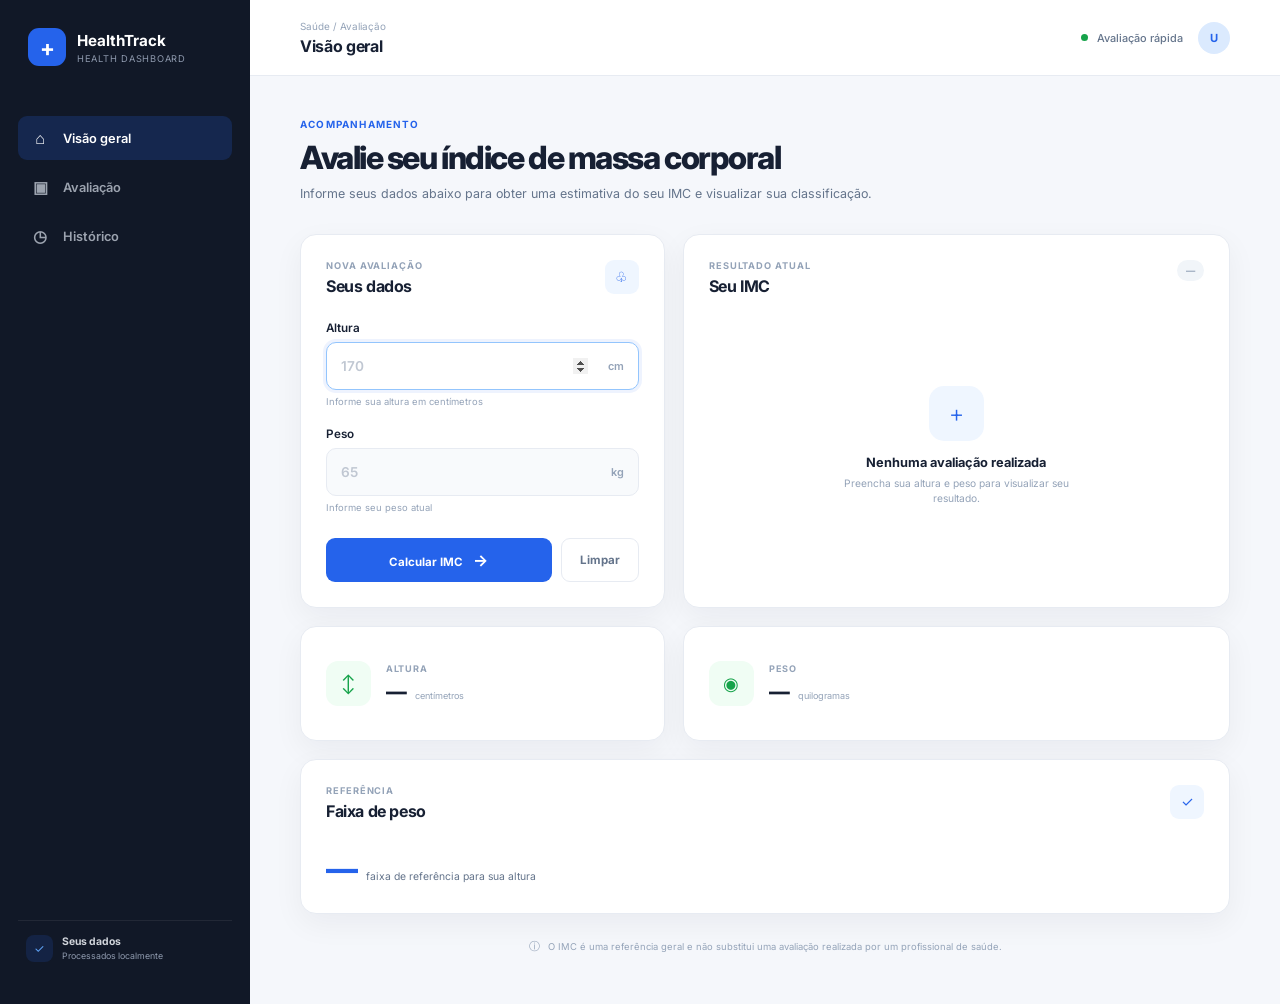
<file: calculador-de-IMC/index.html>
<!DOCTYPE html>
<html lang="pt-BR">

<head>
  <meta charset="UTF-8">

  <meta
    name="viewport"
    content="width=device-width, initial-scale=1.0"
  >

  <meta
    name="description"
    content="Dashboard de acompanhamento do índice de massa corporal."
  >

  <title>HealthTrack — Calculadora de IMC</title>

  <link rel="preconnect" href="https://fonts.googleapis.com">
  <link rel="preconnect" href="https://fonts.gstatic.com" crossorigin>

  <link
    href="https://fonts.googleapis.com/css2?family=Inter:wght@400;500;600;700;800&display=swap"
    rel="stylesheet"
  >

  <link
    rel="stylesheet"
    href="style.css"
  >
</head>

<body>

  <main class="dashboard">

    <!-- ================================================
         SIDEBAR
    ================================================= -->

    <aside class="sidebar">

      <div class="brand">

        <div class="brand-icon">
          +
        </div>

        <div>
          <strong>HealthTrack</strong>
          <span>Health Dashboard</span>
        </div>

      </div>


      <nav class="navigation">

        <a href="#" class="nav-item active">
          <span class="nav-icon">⌂</span>
          <span>Visão geral</span>
        </a>

        <a href="#" class="nav-item">
          <span class="nav-icon">▣</span>
          <span>Avaliação</span>
        </a>

        <a href="#" class="nav-item">
          <span class="nav-icon">◷</span>
          <span>Histórico</span>
        </a>

      </nav>


      <div class="sidebar-footer">

        <div class="secure-badge">
          <span>✓</span>

          <div>
            <strong>Seus dados</strong>
            <small>Processados localmente</small>
          </div>
        </div>

      </div>

    </aside>


    <!-- ================================================
         CONTEÚDO
    ================================================= -->

    <section class="main">

      <!-- HEADER -->

      <header class="topbar">

        <div class="page-title">

          <span class="breadcrumb">
            Saúde / Avaliação
          </span>

          <h1>Visão geral</h1>

        </div>


        <div class="user-area">

          <div class="status-dot"></div>

          <span>Avaliação rápida</span>

          <div class="avatar">
            U
          </div>

        </div>

      </header>


      <!-- CONTEÚDO -->

      <div class="content">


        <!-- INTRODUÇÃO -->

        <section class="welcome">

          <div>

            <span class="section-label">
              ACOMPANHAMENTO
            </span>

            <h2>
              Avalie seu índice de massa corporal
            </h2>

            <p>
              Informe seus dados abaixo para obter uma
              estimativa do seu IMC e visualizar sua
              classificação.
            </p>

          </div>

        </section>


        <!-- GRID PRINCIPAL -->

        <section class="dashboard-grid">


          <!-- ==========================================
               FORMULÁRIO
          =========================================== -->

          <article class="card measurement-card">

            <div class="card-header">

              <div>

                <span class="card-label">
                  NOVA AVALIAÇÃO
                </span>

                <h3>
                  Seus dados
                </h3>

              </div>

              <div class="card-icon">
                ♧
              </div>

            </div>


            <form id="imcForm">

              <div class="form-group">

                <label for="altura">
                  Altura
                </label>

                <div class="input-container">

                  <input
                    type="number"
                    id="altura"
                    placeholder="170"
                    min="50"
                    max="250"
                    step="0.1"
                    inputmode="decimal"
                    autocomplete="off"
                  >

                  <span>cm</span>

                </div>

                <small>
                  Informe sua altura em centímetros
                </small>

              </div>


              <div class="form-group">

                <label for="peso">
                  Peso
                </label>

                <div class="input-container">

                  <input
                    type="number"
                    id="peso"
                    placeholder="65"
                    min="20"
                    max="300"
                    step="0.1"
                    inputmode="decimal"
                    autocomplete="off"
                  >

                  <span>kg</span>

                </div>

                <small>
                  Informe seu peso atual
                </small>

              </div>


              <div class="form-actions">

                <button
                  type="submit"
                  class="primary-button"
                >
                  Calcular IMC
                  <span>→</span>
                </button>

                <button
                  type="button"
                  id="clearBtn"
                  class="secondary-button"
                >
                  Limpar
                </button>

              </div>

            </form>

          </article>


          <!-- ==========================================
               RESULTADO
          =========================================== -->

          <article class="card result-card">

            <div class="card-header">

              <div>

                <span class="card-label">
                  RESULTADO ATUAL
                </span>

                <h3>
                  Seu IMC
                </h3>

              </div>

              <div
                class="result-status"
                id="resultStatus"
              >
                —
              </div>

            </div>


            <div
              id="emptyState"
              class="empty-state"
            >

              <div class="empty-icon">
                +
              </div>

              <h4>
                Nenhuma avaliação realizada
              </h4>

              <p>
                Preencha sua altura e peso para
                visualizar seu resultado.
              </p>

            </div>


            <div
              id="resultContent"
              class="result-content hidden"
            >

              <div class="imc-display">

                <div class="imc-number">

                  <strong id="imcValue">
                    0,00
                  </strong>

                  <span>
                    IMC
                  </span>

                </div>

                <div
                  class="classification"
                  id="classification"
                >
                  —
                </div>

              </div>


              <!-- ESCALA -->

              <div class="scale">

                <div class="scale-bar">

                  <span class="underweight"></span>
                  <span class="normal"></span>
                  <span class="overweight"></span>
                  <span class="obesity"></span>

                  <div
                    class="scale-marker"
                    id="scaleMarker"
                  ></div>

                </div>


                <div class="scale-labels">

                  <span>18,5</span>
                  <span>24,9</span>
                  <span>29,9</span>

                </div>

              </div>


              <div class="result-message">

                <span class="message-icon">
                  ✓
                </span>

                <p id="recommendation">
                  —
                </p>

              </div>

            </div>

          </article>


          <!-- ==========================================
               MÉTRICAS
          =========================================== -->

          <article class="card metric-card">

            <div class="metric-icon">
              ↕
            </div>

            <div>

              <span class="metric-label">
                ALTURA
              </span>

              <strong id="heightMetric">
                —
              </strong>

              <small>
                centímetros
              </small>

            </div>

          </article>


          <article class="card metric-card">

            <div class="metric-icon">
              ◉
            </div>

            <div>

              <span class="metric-label">
                PESO
              </span>

              <strong id="weightMetric">
                —
              </strong>

              <small>
                quilogramas
              </small>

            </div>

          </article>


          <!-- ==========================================
               FAIXA DE REFERÊNCIA
          =========================================== -->

          <article class="card healthy-range-card">

            <div class="card-header">

              <div>

                <span class="card-label">
                  REFERÊNCIA
                </span>

                <h3>
                  Faixa de peso
                </h3>

              </div>

              <div class="card-icon">
                ✓
              </div>

            </div>


            <div class="range-content">

              <strong id="healthyRange">
                —
              </strong>

              <span>
                faixa de referência para sua altura
              </span>

            </div>

          </article>


        </section>


        <!-- AVISO -->

        <footer class="disclaimer">

          <span>ⓘ</span>

          <p>
            O IMC é uma referência geral e não substitui
            uma avaliação realizada por um profissional
            de saúde.
          </p>

        </footer>


      </div>

    </section>

  </main>


  <script src="script.js"></script>

</body>
</html>
</file>
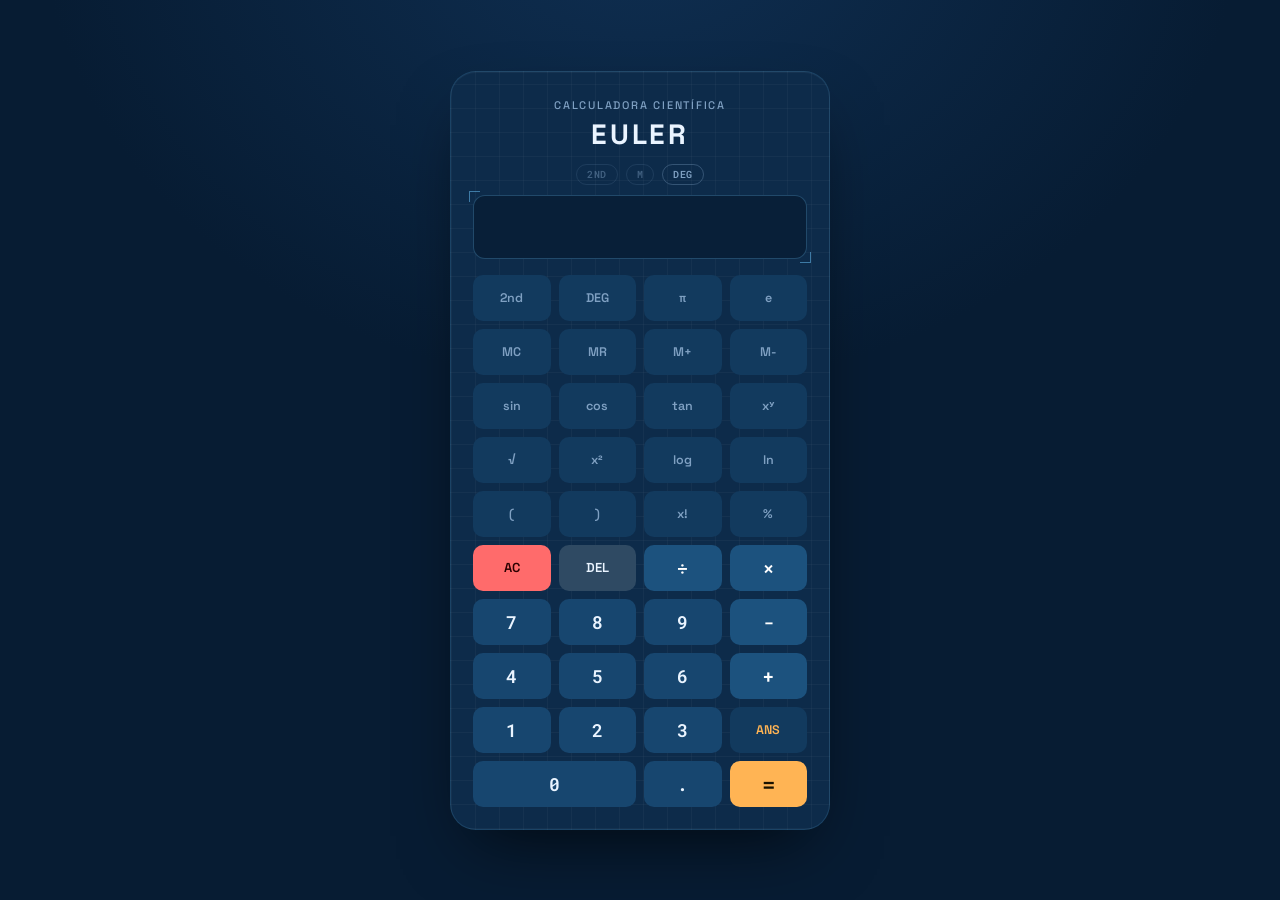
<file: calculadora-cientifica/index.html>
<!DOCTYPE html>
<html lang="pt-BR">
  <head>
    <meta charset="UTF-8" />
    <meta name="viewport" content="width=device-width, initial-scale=1.0" />
    <title>Calculadora Científica</title>
    <link rel="preconnect" href="https://fonts.googleapis.com" />
    <link rel="preconnect" href="https://fonts.gstatic.com" crossorigin />
    <link
      href="https://fonts.googleapis.com/css2?family=Space+Grotesk:wght@500;700&family=Roboto+Mono:wght@400;600&display=swap"
      rel="stylesheet"
    />
    <link rel="stylesheet" href="./style.css" />
  </head>
  <body>
    <main class="calc">
      <header class="calc__header">
        <p class="calc__eyebrow">Calculadora científica</p>
        <h1 class="calc__brand">EULER</h1>
      </header>

      <div class="status-row">
        <span class="status-tag" id="secondTag">2ND</span>
        <span class="status-tag" id="memoryTag">M</span>
        <span class="status-tag status-tag--mode" id="angleTag">DEG</span>
      </div>

      <div class="display">
        <input type="text" id="display" disabled aria-label="Visor da calculadora" />
      </div>

      <div class="buttons">
        <!-- modos -->
        <button id="secondBtn" class="fn fn--toggle" onclick="toggleSecondMode()">2nd</button>
        <button id="angleModeBtn" class="fn fn--toggle" onclick="toggleAngleMode()">DEG</button>
        <button class="fn" onclick="appendSmart('π')">π</button>
        <button class="fn" onclick="appendSmart('e')">e</button>

        <!-- memória -->
        <button class="fn" onclick="memoryClear()">MC</button>
        <button class="fn" onclick="memoryRecall()">MR</button>
        <button class="fn" onclick="memoryAdd()">M+</button>
        <button class="fn" onclick="memorySubtract()">M-</button>

        <!-- trigonometria -->
        <button id="sinBtn" class="fn" onclick="handleFunctionKey('sin')">sin</button>
        <button id="cosBtn" class="fn" onclick="handleFunctionKey('cos')">cos</button>
        <button id="tanBtn" class="fn" onclick="handleFunctionKey('tan')">tan</button>
        <button class="fn" onclick="appendValue('^')">xʸ</button>

        <!-- raiz, potência, log, ln -->
        <button class="fn" onclick="appendSmart('√(')">√</button>
        <button class="fn" onclick="appendValue('^2')">x²</button>
        <button id="logBtn" class="fn" onclick="handleFunctionKey('log')">log</button>
        <button id="lnBtn" class="fn" onclick="handleFunctionKey('ln')">ln</button>

        <!-- parênteses, fatorial, porcentagem -->
        <button class="fn" onclick="appendSmart('(')">(</button>
        <button class="fn" onclick="appendValue(')')">)</button>
        <button class="fn" onclick="appendValue('!')">x!</button>
        <button class="fn" onclick="appendValue('%')">%</button>

        <!-- básico -->
        <button class="ac" onclick="clearDisplay()">AC</button>
        <button class="del" onclick="deleteLast()">DEL</button>
        <button class="op" onclick="appendValue('÷')">÷</button>
        <button class="op" onclick="appendValue('×')">×</button>

        <button onclick="appendValue('7')">7</button>
        <button onclick="appendValue('8')">8</button>
        <button onclick="appendValue('9')">9</button>
        <button class="op" onclick="appendValue('-')">-</button>

        <button onclick="appendValue('4')">4</button>
        <button onclick="appendValue('5')">5</button>
        <button onclick="appendValue('6')">6</button>
        <button class="op" onclick="appendValue('+')">+</button>

        <button onclick="appendValue('1')">1</button>
        <button onclick="appendValue('2')">2</button>
        <button onclick="appendValue('3')">3</button>
        <button class="fn ans" onclick="insertAns()">ANS</button>

        <button class="zero" onclick="appendValue('0')">0</button>
        <button onclick="appendValue('.')">.</button>
        <button class="eq" onclick="calculate()">=</button>
      </div>
    </main>

    <script src="./script.js"></script>
  </body>
</html>
</file>
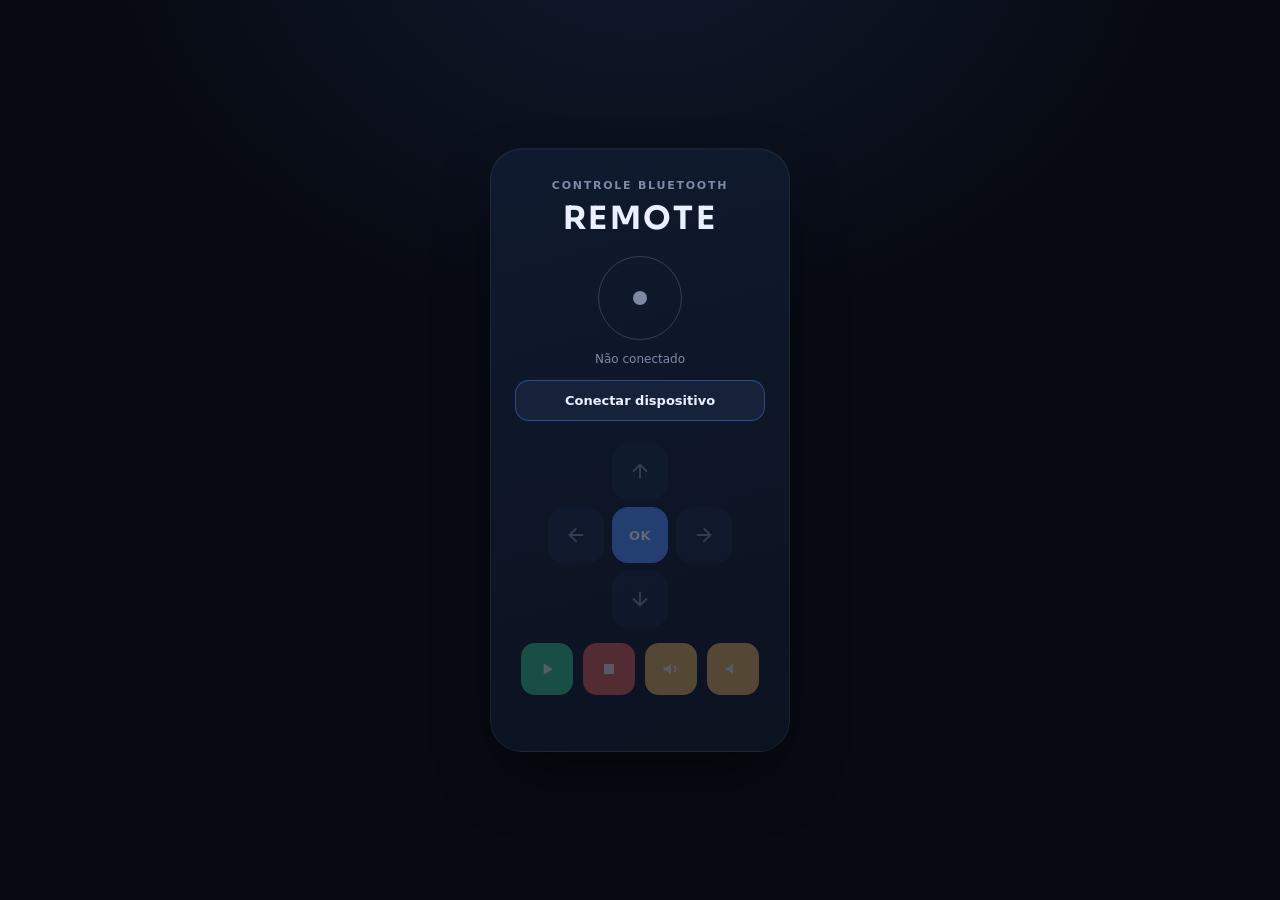
<file: controle-bluetooth/index.html>
<!DOCTYPE html>
<html lang="pt-BR">
  <head>
    <meta charset="UTF-8" />
    <meta name="viewport" content="width=device-width, initial-scale=1.0" />
    <title>Controle Bluetooth</title>
    <link rel="preconnect" href="https://fonts.googleapis.com" />
    <link rel="preconnect" href="https://fonts.gstatic.com" crossorigin />
    <link
      href="https://fonts.googleapis.com/css2?family=Sora:wght@500;700&family=JetBrains+Mono:wght@400;600&display=swap"
      rel="stylesheet"
    />
    <link rel="stylesheet" href="./style.css" />
  </head>
  <body>
    <main class="remote">
      <header class="remote__header">
        <p class="remote__eyebrow">Controle Bluetooth</p>
        <h1 class="remote__brand">REMOTE</h1>
      </header>

      <section class="link">
        <div class="radar" id="radar" aria-hidden="true">
          <span class="radar__ring"></span>
          <span class="radar__ring"></span>
          <span class="radar__dot"></span>
        </div>
        <p class="link__status" id="status" role="status" aria-live="polite">
          Não conectado
        </p>
        <button id="connectBtn" class="btn btn--connect" type="button">
          Conectar dispositivo
        </button>
      </section>

      <section class="dpad" id="dpad" aria-label="Direcionais">
        <button class="dpad__btn" data-cmd="up" disabled aria-label="Para cima">
          <svg viewBox="0 0 24 24"><path d="M12 5l7 7M12 5l-7 7M12 5v14" /></svg>
        </button>
        <div class="dpad__row">
          <button class="dpad__btn" data-cmd="left" disabled aria-label="Esquerda">
            <svg viewBox="0 0 24 24"><path d="M19 12H5M12 19l-7-7M12 5l-7 7" /></svg>
          </button>
          <button class="dpad__btn dpad__btn--ok" data-cmd="ok" disabled aria-label="Confirmar">
            OK
          </button>
          <button class="dpad__btn" data-cmd="right" disabled aria-label="Direita">
            <svg viewBox="0 0 24 24"><path d="M5 12h14M12 5l7 7-7 7" /></svg>
          </button>
        </div>
        <button class="dpad__btn" data-cmd="down" disabled aria-label="Para baixo">
          <svg viewBox="0 0 24 24"><path d="M12 19l7-7M12 19l-7-7M12 19V5" /></svg>
        </button>
      </section>

      <section class="actions" aria-label="Ações">
        <button class="btn btn--play" data-cmd="play" disabled aria-label="Play">
          <svg viewBox="0 0 24 24"><path d="M8 5l11 7-11 7V5z" /></svg>
        </button>
        <button class="btn btn--stop" data-cmd="stop" disabled aria-label="Parar">
          <svg viewBox="0 0 24 24"><rect x="6" y="6" width="12" height="12" rx="1.5" /></svg>
        </button>
        <button class="btn btn--vol" data-cmd="volup" disabled aria-label="Aumentar volume">
          <svg viewBox="0 0 24 24">
            <path d="M3 10v4h4l5 5V5L7 10H3z" />
            <path d="M16 8.5a5 5 0 010 7" fill="none" stroke="currentColor" stroke-width="1.8" stroke-linecap="round" />
          </svg>
        </button>
        <button class="btn btn--vol" data-cmd="voldown" disabled aria-label="Diminuir volume">
          <svg viewBox="0 0 24 24"><path d="M3 10v4h4l5 5V5L7 10H3z" /></svg>
        </button>
      </section>

      <p class="feedback" id="feedback" role="status" aria-live="polite">&nbsp;</p>
    </main>

    <script src="./script.js"></script>
  </body>
</html>
</file>
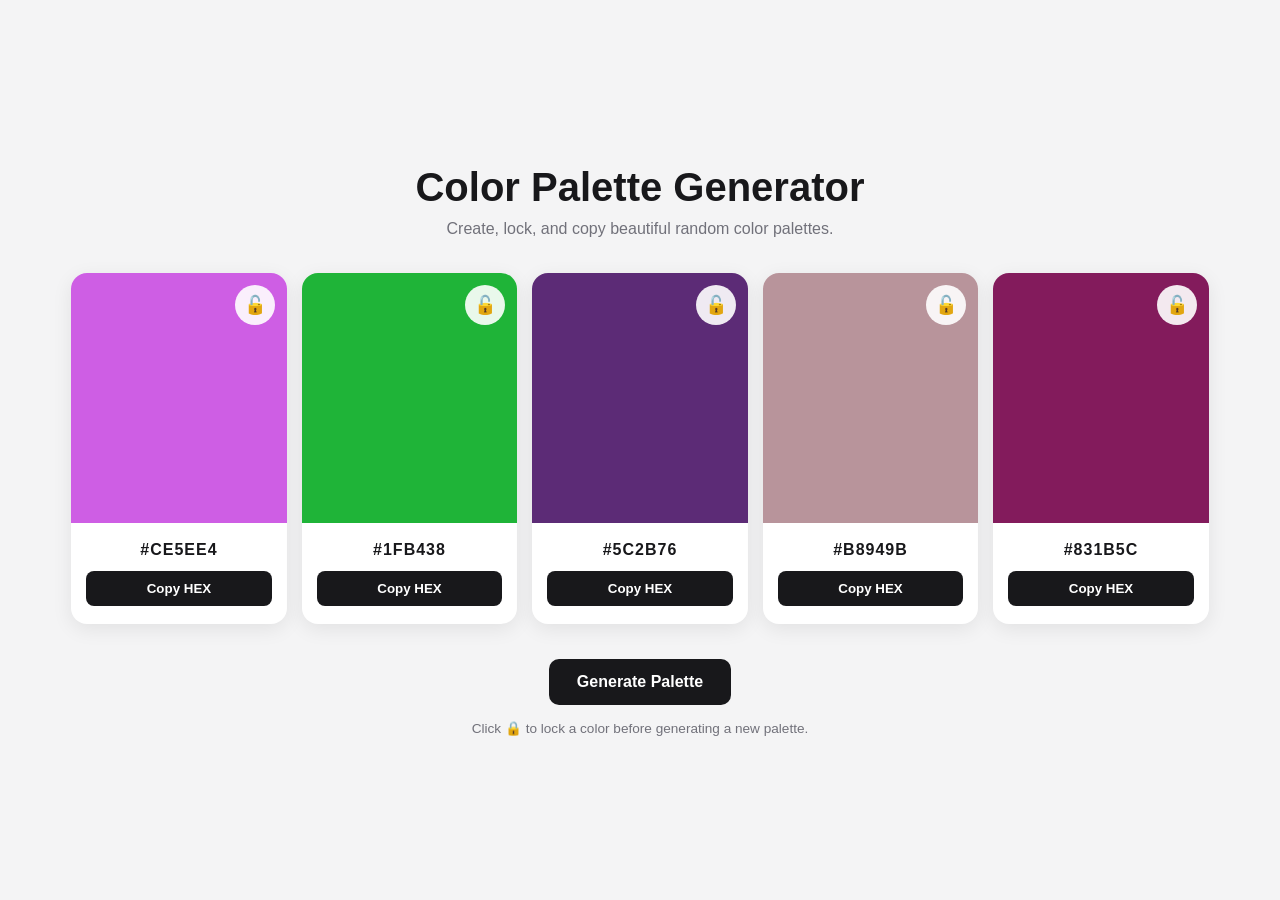
<file: gerador-de-paleta-de-cores/index.html>
<!DOCTYPE html>
<html lang="en">
<head>
  <meta charset="UTF-8">
  <meta name="viewport" content="width=device-width, initial-scale=1.0">
  <title>Palette Generator</title>
  <link rel="stylesheet" href="style.css">
</head>
<body>

  <main class="container">
    <header class="header">
      <h1>Color Palette Generator</h1>
      <p>Create, lock, and copy beautiful random color palettes.</p>
    </header>

    <section class="palette" id="palette">
      <!-- Colors will be generated here -->
    </section>

    <button class="generate-btn" id="generateBtn">
      Generate Palette
    </button>

    <p class="hint">
      Click 🔒 to lock a color before generating a new palette.
    </p>
  </main>
  <script src="script.js"></script>
</body>
</html>
</file>
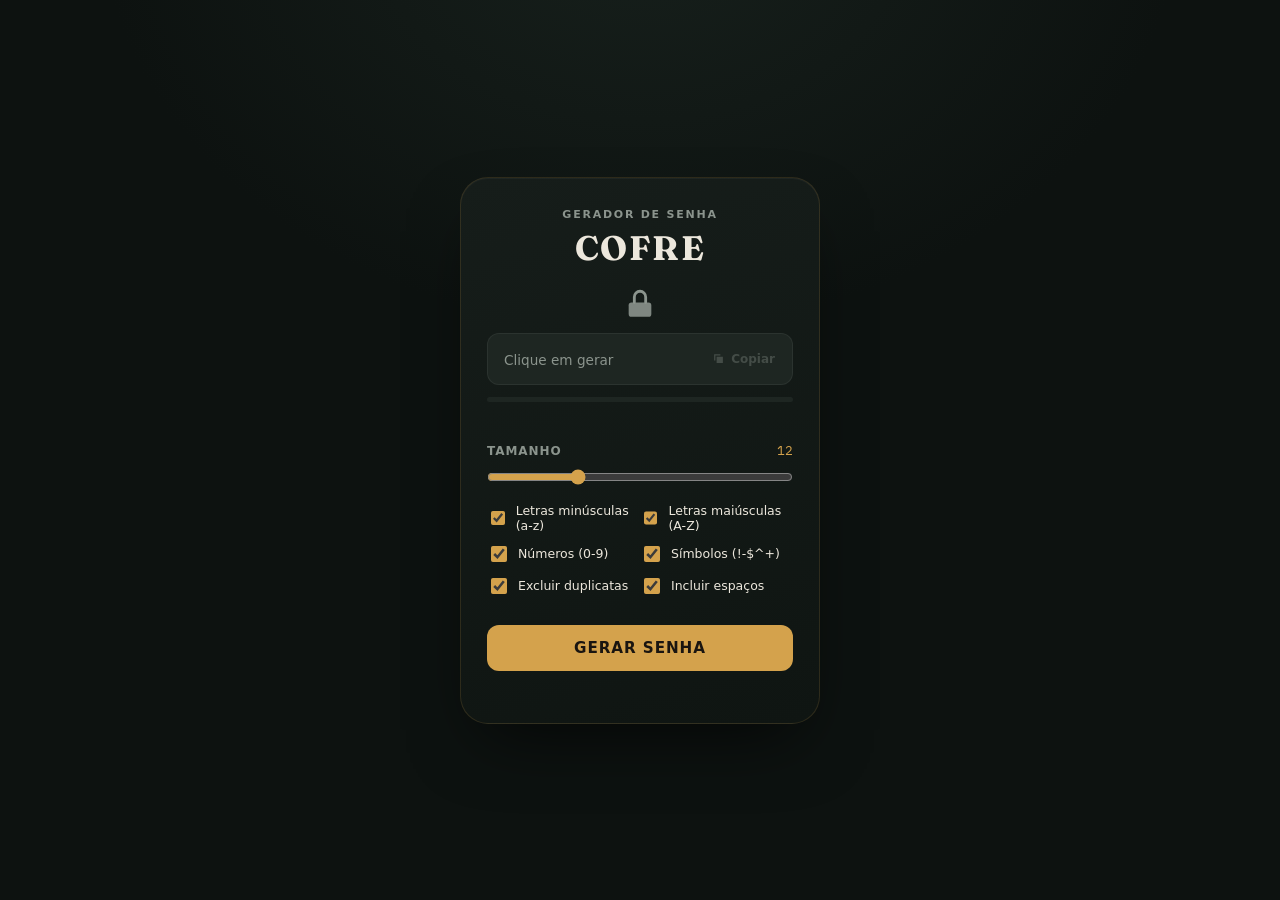
<file: gerador-de-senhas/index.html>
<!DOCTYPE html>
<html lang="pt-BR">
  <head>
    <meta charset="UTF-8" />
    <meta name="viewport" content="width=device-width, initial-scale=1.0" />
    <title>Cofre — Gerador de Senha</title>
    <link rel="preconnect" href="https://fonts.googleapis.com" />
    <link rel="preconnect" href="https://fonts.gstatic.com" crossorigin />
    <link
      href="https://fonts.googleapis.com/css2?family=Fraunces:wght@600;700&family=IBM+Plex+Mono:wght@400;600&display=swap"
      rel="stylesheet"
    />
    <link rel="stylesheet" href="./style.css" />
  </head>
  <body>
    <main class="vault">
      <header class="vault__header">
        <p class="vault__eyebrow">Gerador de senha</p>
        <h1 class="vault__brand">COFRE</h1>
      </header>

      <section class="vault__display">
        <svg id="lock" viewBox="0 0 24 24">
          <rect x="4" y="11" width="16" height="10" rx="2" />
          <path
            id="lockShackle"
            d="M8 11V7a4 4 0 018 0v4"
            fill="none"
            stroke="currentColor"
            stroke-width="2"
            stroke-linecap="round"
          />
        </svg>

        <div class="password-box">
          <input
            id="password"
            type="text"
            readonly
            placeholder="Clique em gerar"
            aria-label="Senha gerada"
          />
          <button id="copy" class="copy-btn" type="button" disabled aria-label="Copiar senha">
            <svg viewBox="0 0 24 24"><path d="M9 9h10v10H9zM5 5h10v2H7v8H5z" /></svg>
            <span id="copyLabel">Copiar</span>
          </button>
        </div>

        <div class="strength">
          <div class="strength__bar"><span id="strengthFill"></span></div>
          <p class="strength__label" id="strengthLabel">&nbsp;</p>
        </div>
      </section>

      <section class="settings">
        <div class="length-row">
          <label for="length">Tamanho</label>
          <span class="length-value" id="lengthValue">12</span>
        </div>
        <input type="range" id="length" min="4" max="32" value="12" />

        <ul class="options">
          <li class="option">
            <input checked id="lowercase" type="checkbox" />
            <label for="lowercase">Letras minúsculas (a-z)</label>
          </li>
          <li class="option">
            <input checked id="uppercase" type="checkbox" />
            <label for="uppercase">Letras maiúsculas (A-Z)</label>
          </li>
          <li class="option">
            <input checked id="numbers" type="checkbox" />
            <label for="numbers">Números (0-9)</label>
          </li>
          <li class="option">
            <input checked id="symbols" type="checkbox" />
            <label for="symbols">Símbolos (!-$^+)</label>
          </li>
          <li class="option">
            <input checked id="exc-duplicate" type="checkbox" />
            <label for="exc-duplicate">Excluir duplicatas</label>
          </li>
          <li class="option">
            <input checked id="spaces" type="checkbox" />
            <label for="spaces">Incluir espaços</label>
          </li>
        </ul>
      </section>

      <button class="generate-btn" id="generate" type="button">Gerar senha</button>
      <p class="status" id="status" role="status" aria-live="polite">&nbsp;</p>
    </main>

    <script src="./script.js"></script>
  </body>
</html>
</file>
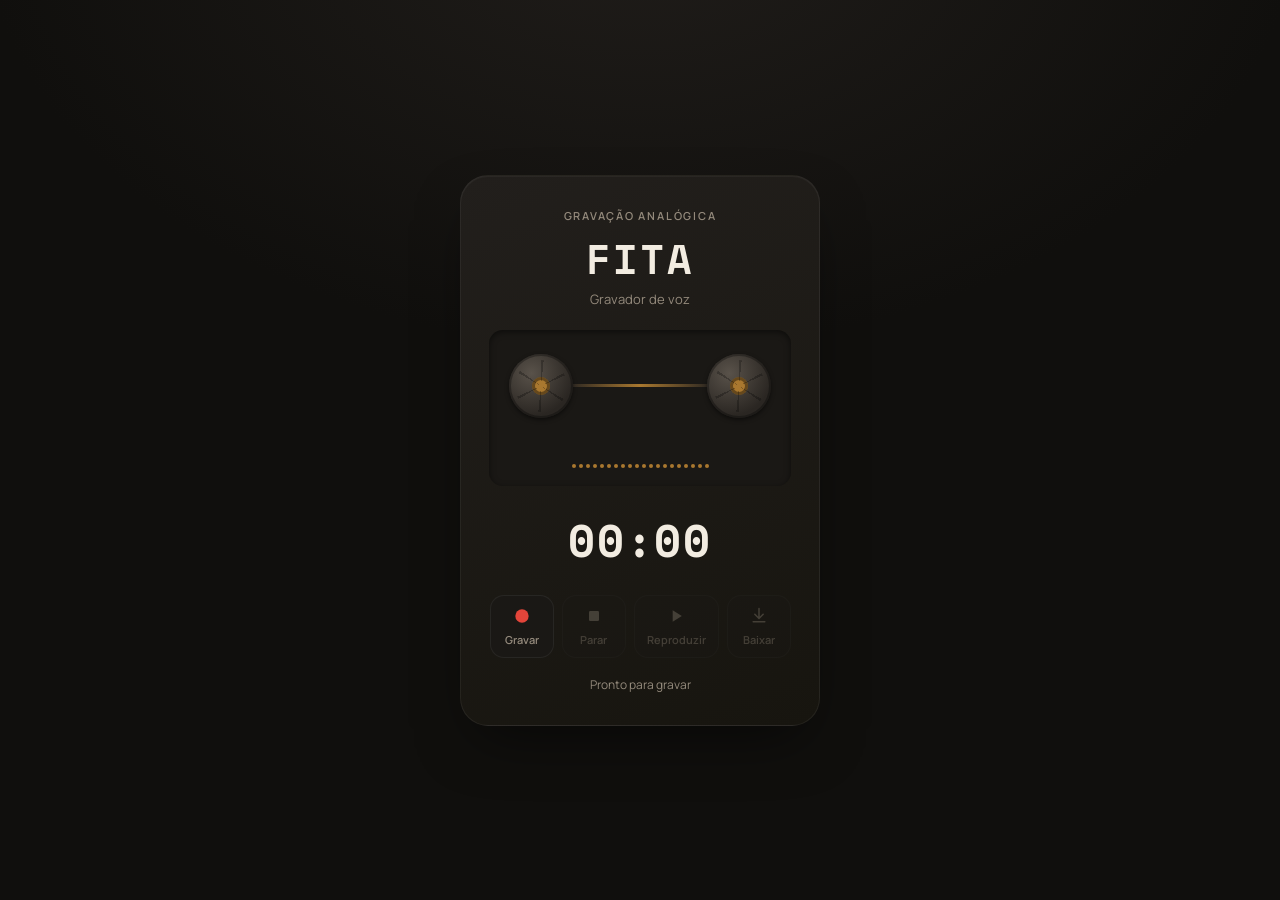
<file: gravador-de-audio/index.html>
<!DOCTYPE html>
<html lang="pt-BR">
  <head>
    <meta charset="UTF-8" />
    <meta name="viewport" content="width=device-width, initial-scale=1.0" />
    <title>Fita — Gravador de Voz</title>
    <link rel="preconnect" href="https://fonts.googleapis.com" />
    <link rel="preconnect" href="https://fonts.gstatic.com" crossorigin />
    <link
      href="https://fonts.googleapis.com/css2?family=Space+Mono:wght@400;700&family=Manrope:wght@400;600;800&display=swap"
      rel="stylesheet"
    />
    <link rel="stylesheet" href="./style.css" />
  </head>
  <body>
    <main class="deck">
      <header class="deck__header">
        <p class="deck__eyebrow">Gravação analógica</p>
        <h1 class="deck__brand">FITA</h1>
        <p class="deck__subtitle">Gravador de voz</p>
      </header>

      <section class="deck__panel">
        <div class="reels" id="reels" aria-hidden="true">
          <div class="reel"><span class="reel__hub"></span></div>
          <div class="thread"></div>
          <div class="reel"><span class="reel__hub"></span></div>
        </div>
        <div class="meter" id="meter" aria-hidden="true"></div>
      </section>

      <p class="timer" id="timer">00:00</p>

      <div class="controls" role="group" aria-label="Controles de gravação">
        <button id="record" class="btn btn--record" type="button">
          <svg class="btn__icon" viewBox="0 0 24 24" aria-hidden="true">
            <circle cx="12" cy="12" r="8" />
          </svg>
          <span>Gravar</span>
        </button>

        <button id="stop" class="btn btn--stop" type="button" disabled>
          <svg class="btn__icon" viewBox="0 0 24 24" aria-hidden="true">
            <rect x="6" y="6" width="12" height="12" rx="1.5" />
          </svg>
          <span>Parar</span>
        </button>

        <button id="play" class="btn btn--play" type="button" disabled>
          <svg class="btn__icon" viewBox="0 0 24 24" aria-hidden="true">
            <path d="M8 5l11 7-11 7V5z" />
          </svg>
          <span>Reproduzir</span>
        </button>

        <a
          id="download"
          class="btn btn--download is-disabled"
          href="#"
          aria-disabled="true"
        >
          <svg class="btn__icon" viewBox="0 0 24 24" aria-hidden="true">
            <path d="M12 3v11.5M7 10l5 5 5-5M5 19h14" />
          </svg>
          <span>Baixar</span>
        </a>
      </div>

      <p class="status" id="status" role="status" aria-live="polite">
        Pronto para gravar
      </p>
    </main>

    <script src="./script.js"></script>
  </body>
</html>
</file>
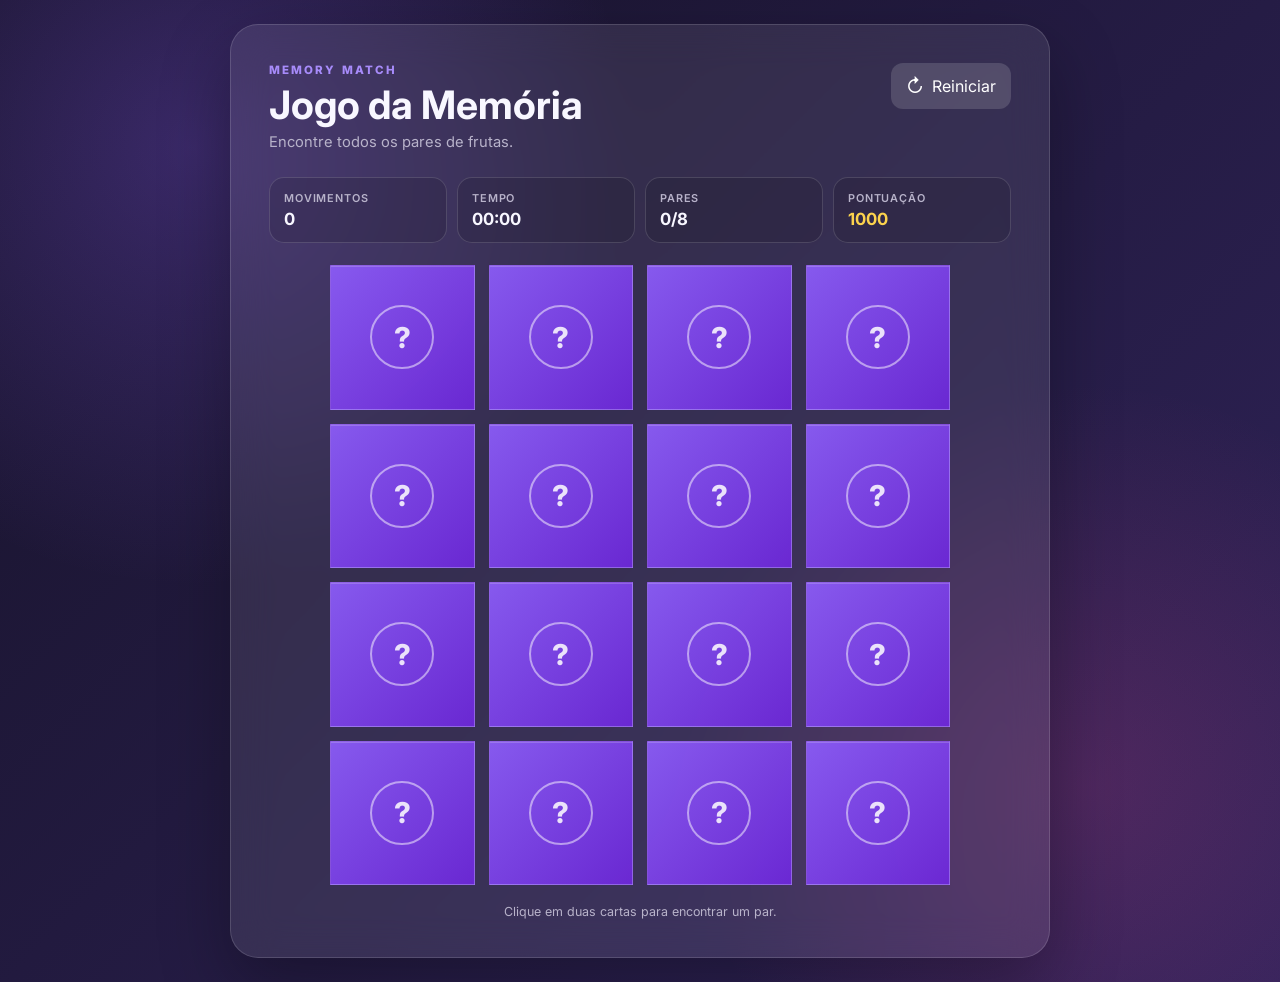
<file: jogo-da-memoria/index.html>
<!DOCTYPE html>
<html lang="pt-BR">
<head>
  <meta charset="UTF-8">
  <meta name="viewport" content="width=device-width, initial-scale=1.0">
  <meta name="description" content="Jogo da Memória com frutas, pontuação, tempo e animações.">
  <title>Memory Match — Jogo da Memória</title>
  <link rel="preconnect" href="https://fonts.googleapis.com">
  <link rel="preconnect" href="https://fonts.gstatic.com" crossorigin>
  <link href="https://fonts.googleapis.com/css2?family=Inter:wght@400;500;600;700;800&display=swap" rel="stylesheet">
  <link rel="stylesheet" href="./style.css">
</head>
<body>
  <main class="game-container">
    <header class="game-header">
      <div>
        <p class="eyebrow">MEMORY MATCH</p>
        <h1>Jogo da Memória</h1>
        <p class="subtitle">Encontre todos os pares de frutas.</p>
      </div>

      <button class="restart-button" id="restartBtn" type="button" aria-label="Reiniciar jogo">
        <span aria-hidden="true">↻</span>
        Reiniciar
      </button>
    </header>

    <section class="status-bar" aria-label="Status da partida">
      <div class="stat">
        <span class="stat-label">Movimentos</span>
        <strong id="moves">0</strong>
      </div>

      <div class="stat">
        <span class="stat-label">Tempo</span>
        <strong id="timer">00:00</strong>
      </div>

      <div class="stat">
        <span class="stat-label">Pares</span>
        <strong><span id="matchedPairs">0</span>/8</strong>
      </div>

      <div class="stat score-stat">
        <span class="stat-label">Pontuação</span>
        <strong id="score">1000</strong>
      </div>
    </section>

    <section class="game-area">
      <div
        class="game-board"
        id="gameBoard"
        role="grid"
        aria-label="Tabuleiro do jogo da memória"
      ></div>
    </section>

    <p class="game-tip">Clique em duas cartas para encontrar um par.</p>

    <section class="win-message" id="winMessage" aria-live="polite" hidden>
      <div class="win-icon" aria-hidden="true">🏆</div>
      <p class="eyebrow">PARTIDA CONCLUÍDA</p>
      <h2>Você venceu!</h2>
      <p id="finalScore"></p>

      <div class="result-grid">
        <div>
          <span>Movimentos</span>
          <strong id="finalMoves">0</strong>
        </div>
        <div>
          <span>Tempo</span>
          <strong id="finalTime">00:00</strong>
        </div>
      </div>

      <button class="play-again-button" id="playAgainBtn" type="button">
        Jogar novamente
      </button>
    </section>
  </main>

  <script src="./script.js"></script>
</body>
</html>
</file>
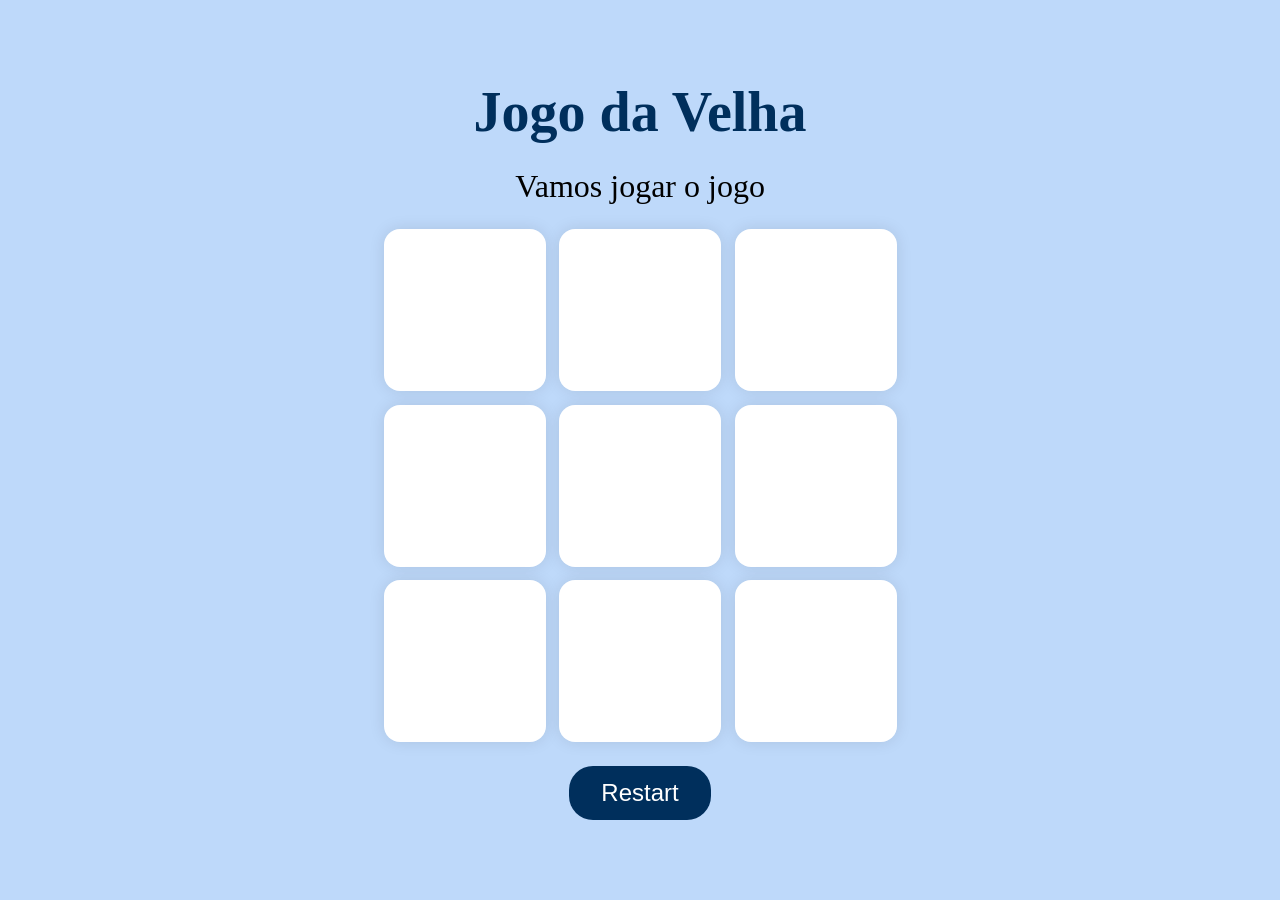
<file: jogo-da-velha/index.html>
<!DOCTYPE html>
<html lang="pt-BR">
  <head>
    <meta charset="UTF-8">
    <link rel="stylesheet" href="./style.css">
    <meta name="viewport" content="width=device-width, initial-scale=1.0">
    <title>Jogo da Velha</title>
  </head>
  <body>
    <h1>Jogo da Velha</h1>
    <div class="msg-container">
      <p id="msg">Vamos jogar o jogo</p>
    </div>
    <div class="container">
      <div class="game">
        <button class="box"></button>
        <button class="box"></button>
        <button class="box"></button>
        <button class="box"></button>
        <button class="box"></button>
        <button class="box"></button>
        <button class="box"></button>
        <button class="box"></button>
        <button class="box"></button>        
      </div>
    </div>            
    <button id="restart">Restart</button>
    <script src="./script.js"></script>
  </body>
</html>
</file>
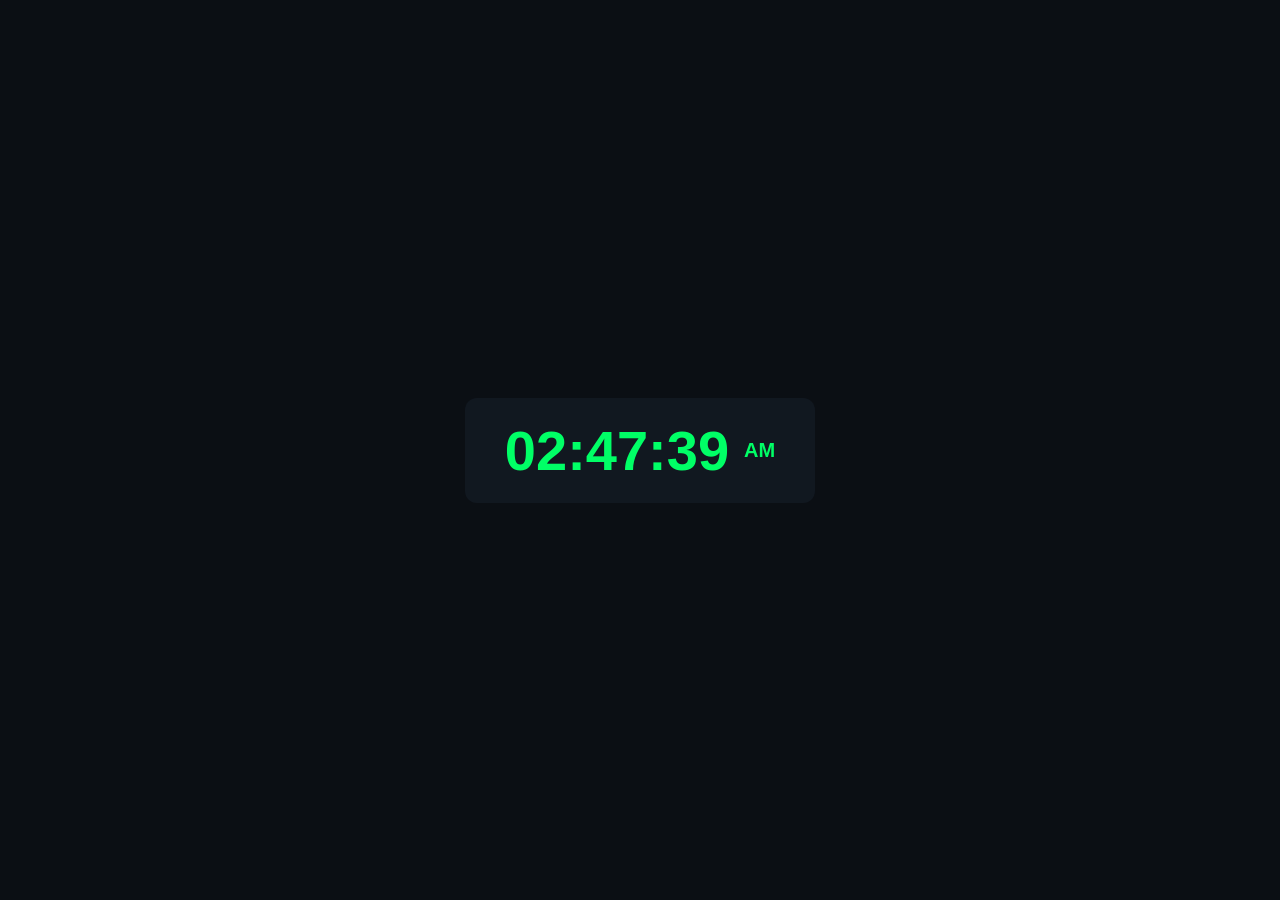
<file: relógio-digital/versao1/index.html>
<!DOCTYPE html>
<html lang="en">
  <head>
    <meta charset="UTF-8">
    <link rel="stylesheet" href="./style.css">
    <meta name="viewport" content="width=device-width, initial-scale=1.0">
    <title>Relógio Digital</title>
  </head>
  <body>
    <div class="clock">
      <span id="time">00:00:00</span>
      <span id="ampm">AM</span>
    </div>
    <script src="./script.js"></script>
  </body>
</html>
</file>
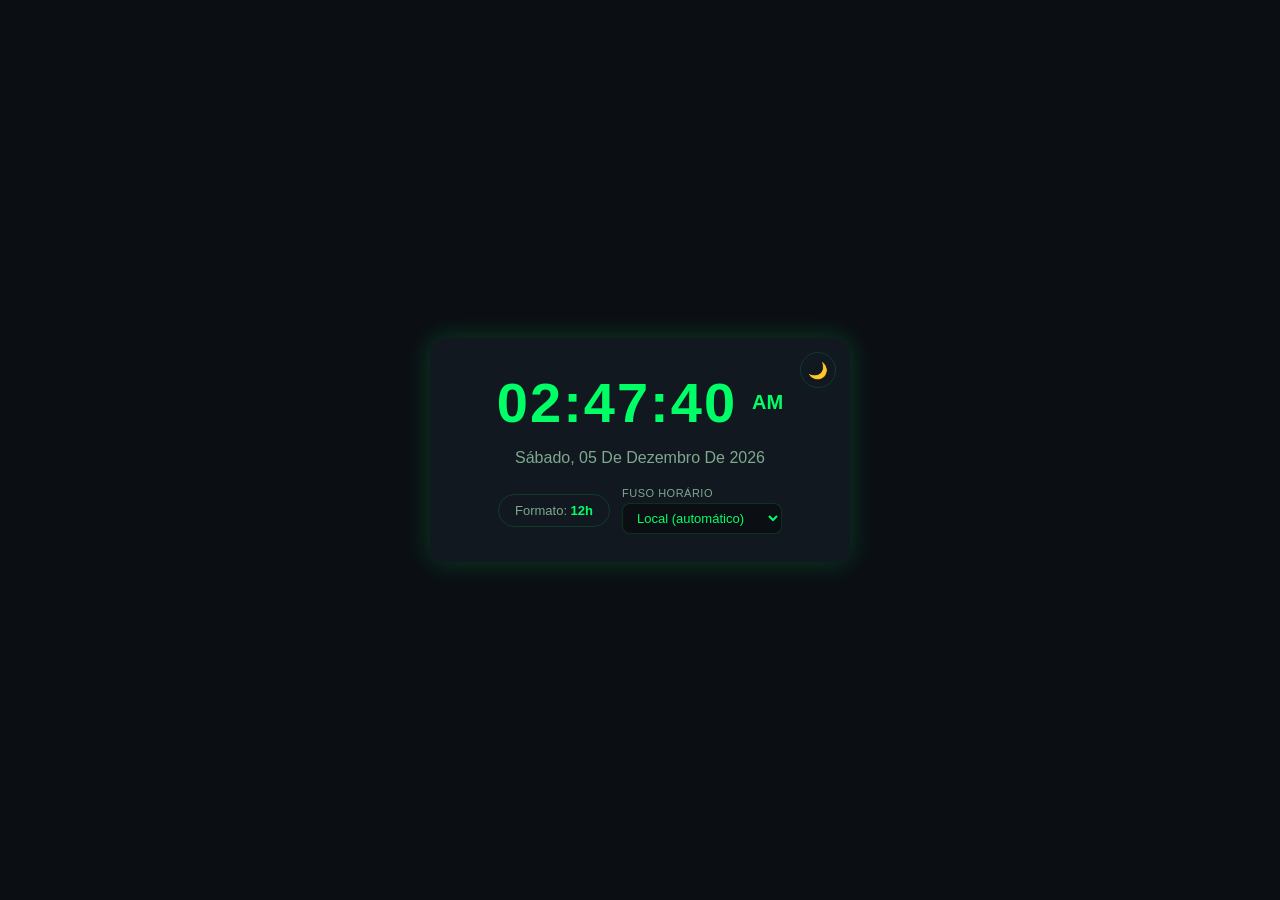
<file: relógio-digital/versao2/index.html>
<!DOCTYPE html>
<html lang="pt-BR">
<head>
    <meta charset="UTF-8">
    <meta name="viewport" content="width=device-width, initial-scale=1.0">
    <meta name="description" content="Relógio digital com suporte a múltiplos fusos horários, formato 12h/24h e tema claro/escuro.">
    <title>Relógio Digital</title>
    <link rel="stylesheet" href="style.css"/>
</head>
<body>
    <main class="clock-card">
        <button id="theme-toggle" class="icon-btn" type="button" aria-label="Alternar tema claro/escuro" title="Alternar tema">
            <span id="theme-icon">🌙</span>
        </button>

        <div class="clock">
            <span id="time">00:00:00</span>
            <span id="ampm">AM</span>
        </div>

        <p id="date" class="date">carregando data...</p>

        <div class="controls">
            <button id="format-toggle" class="pill-btn" type="button">
                Formato: <strong id="format-label">12h</strong>
            </button>

            <label class="timezone-label" for="timezone-select">
                Fuso horário
                <select id="timezone-select"></select>
            </label>
        </div>
    </main>

    <script src="script.js"></script>
</body>
</html>
</file>
<file: calculador-de-IMC/style.css>
/* =========================================================
   RESET
========================================================= */

* {
  margin: 0;
  padding: 0;
  box-sizing: border-box;
}

:root {

  --primary: #2563eb;
  --primary-dark: #1d4ed8;

  --background: #f5f7fb;
  --surface: #ffffff;
  --surface-soft: #f8fafc;

  --text: #172033;
  --text-secondary: #64748b;
  --text-light: #94a3b8;

  --border: #e7ebf2;

  --green: #16a34a;
  --yellow: #eab308;
  --orange: #f97316;
  --red: #dc2626;

  --sidebar: #111827;

  --shadow:
    0 10px 30px rgba(15, 23, 42, 0.05);
}

html {
  scroll-behavior: smooth;
}

body {

  min-height: 100vh;

  font-family: "Inter", sans-serif;

  background: var(--background);

  color: var(--text);
}


/* =========================================================
   DASHBOARD
========================================================= */

.dashboard {

  min-height: 100vh;

  display: flex;
}


/* =========================================================
   SIDEBAR
========================================================= */

.sidebar {

  width: 250px;

  flex-shrink: 0;

  display: flex;
  flex-direction: column;

  background: var(--sidebar);

  color: #fff;

  padding: 28px 18px;
}


/* BRAND */

.brand {

  display: flex;

  align-items: center;

  gap: 11px;

  padding: 0 10px;

  margin-bottom: 50px;
}

.brand-icon {

  width: 38px;
  height: 38px;

  display: grid;
  place-items: center;

  border-radius: 11px;

  background: var(--primary);

  font-size: 1.4rem;

  font-weight: 700;
}

.brand strong {

  display: block;

  font-size: 0.95rem;

  font-weight: 700;
}

.brand span {

  display: block;

  margin-top: 3px;

  color: #8f9aae;

  font-size: 0.58rem;

  text-transform: uppercase;

  letter-spacing: 0.08em;
}


/* NAVIGATION */

.navigation {

  display: flex;

  flex-direction: column;

  gap: 5px;
}

.nav-item {

  display: flex;

  align-items: center;

  gap: 13px;

  padding: 12px;

  border-radius: 9px;

  color: #9ca3af;

  text-decoration: none;

  font-size: 0.8rem;

  font-weight: 600;

  transition:
    background 0.2s ease,
    color 0.2s ease;
}

.nav-item:hover {

  color: #fff;

  background: rgba(255, 255, 255, 0.06);
}

.nav-item.active {

  color: #fff;

  background: rgba(37, 99, 235, 0.2);
}

.nav-icon {

  width: 20px;

  text-align: center;

  font-size: 1rem;
}


/* SIDEBAR FOOTER */

.sidebar-footer {

  margin-top: auto;

  padding: 14px 8px;

  border-top: 1px solid rgba(255,255,255,0.07);
}

.secure-badge {

  display: flex;

  align-items: center;

  gap: 9px;

  color: #8f9aae;
}

.secure-badge > span {

  width: 27px;
  height: 27px;

  display: grid;
  place-items: center;

  border-radius: 8px;

  background: rgba(37, 99, 235, 0.15);

  color: #60a5fa;

  font-size: 0.75rem;
}

.secure-badge strong {

  display: block;

  color: #d1d5db;

  font-size: 0.65rem;
}

.secure-badge small {

  display: block;

  margin-top: 2px;

  font-size: 0.55rem;
}


/* =========================================================
   MAIN
========================================================= */

.main {

  flex: 1;

  min-width: 0;

  min-height: 100vh;
}


/* =========================================================
   TOPBAR
========================================================= */

.topbar {

  height: 76px;

  display: flex;

  align-items: center;

  justify-content: space-between;

  padding: 0 clamp(22px, 4vw, 50px);

  background: var(--surface);

  border-bottom: 1px solid var(--border);
}

.breadcrumb {

  display: block;

  margin-bottom: 4px;

  color: var(--text-light);

  font-size: 0.62rem;
}

.page-title h1 {

  font-size: 1rem;

  font-weight: 700;

  letter-spacing: -0.02em;
}


/* USER */

.user-area {

  display: flex;

  align-items: center;

  gap: 9px;

  color: var(--text-secondary);

  font-size: 0.68rem;

  font-weight: 500;
}

.status-dot {

  width: 7px;
  height: 7px;

  border-radius: 50%;

  background: var(--green);
}

.avatar {

  width: 32px;
  height: 32px;

  display: grid;
  place-items: center;

  margin-left: 6px;

  border-radius: 50%;

  background: #dbeafe;

  color: var(--primary);

  font-size: 0.7rem;

  font-weight: 700;
}


/* =========================================================
   CONTENT
========================================================= */

.content {

  width: min(1180px, 100%);

  margin: 0 auto;

  padding: 42px clamp(22px, 4vw, 50px) 50px;
}


/* =========================================================
   WELCOME
========================================================= */

.welcome {

  margin-bottom: 30px;
}

.section-label {

  display: block;

  margin-bottom: 8px;

  color: var(--primary);

  font-size: 0.62rem;

  font-weight: 700;

  letter-spacing: 0.12em;
}

.welcome h2 {

  margin-bottom: 7px;

  font-size: clamp(1.5rem, 3vw, 2rem);

  font-weight: 800;

  letter-spacing: -0.045em;
}

.welcome p {

  max-width: 580px;

  color: var(--text-secondary);

  font-size: 0.78rem;

  line-height: 1.6;
}


/* =========================================================
   GRID
========================================================= */

.dashboard-grid {

  display: grid;

  grid-template-columns:
    minmax(300px, 0.9fr)
    minmax(400px, 1.35fr);

  gap: 18px;
}


/* =========================================================
   CARD
========================================================= */

.card {

  padding: 25px;

  border: 1px solid var(--border);

  border-radius: 16px;

  background: var(--surface);

  box-shadow: var(--shadow);

  transition:
    transform 0.2s ease,
    box-shadow 0.2s ease;
}

.card:hover {

  transform: translateY(-2px);

  box-shadow:
    0 15px 35px rgba(15, 23, 42, 0.07);
}


/* CARD HEADER */

.card-header {

  display: flex;

  align-items: flex-start;

  justify-content: space-between;

  margin-bottom: 25px;
}

.card-label {

  display: block;

  margin-bottom: 5px;

  color: var(--text-light);

  font-size: 0.58rem;

  font-weight: 700;

  letter-spacing: 0.1em;
}

.card-header h3 {

  font-size: 1rem;

  font-weight: 700;

  letter-spacing: -0.025em;
}

.card-icon {

  width: 34px;
  height: 34px;

  display: grid;
  place-items: center;

  border-radius: 9px;

  background: #eff6ff;

  color: var(--primary);

  font-size: 0.9rem;
}


/* =========================================================
   FORM
========================================================= */

.form-group {

  margin-bottom: 20px;
}

.form-group label {

  display: block;

  margin-bottom: 7px;

  font-size: 0.73rem;

  font-weight: 600;
}

.input-container {

  position: relative;
}

.input-container input {

  width: 100%;

  height: 48px;

  padding: 0 50px 0 14px;

  border: 1px solid var(--border);

  border-radius: 10px;

  outline: none;

  background: var(--surface-soft);

  color: var(--text);

  font-family: inherit;

  font-size: 0.85rem;

  font-weight: 600;

  transition:
    border-color 0.2s ease,
    box-shadow 0.2s ease,
    background 0.2s ease;
}

.input-container input::placeholder {

  color: #c0c7d2;
}

.input-container input:focus {

  border-color: #93c5fd;

  background: #fff;

  box-shadow:
    0 0 0 3px rgba(37, 99, 235, 0.08);
}

.input-container span {

  position: absolute;

  top: 50%;
  right: 15px;

  transform: translateY(-50%);

  color: var(--text-light);

  font-size: 0.68rem;

  font-weight: 600;
}

.form-group small {

  display: block;

  margin-top: 6px;

  color: var(--text-light);

  font-size: 0.59rem;
}


/* FORM ACTIONS */

.form-actions {

  display: flex;

  gap: 9px;

  margin-top: 25px;
}

.primary-button,
.secondary-button {

  height: 44px;

  border-radius: 9px;

  font-family: inherit;

  font-size: 0.72rem;

  font-weight: 700;

  cursor: pointer;

  transition:
    transform 0.2s ease,
    background 0.2s ease;
}

.primary-button {

  flex: 1;

  border: none;

  background: var(--primary);

  color: #fff;
}

.primary-button:hover {

  background: var(--primary-dark);

  transform: translateY(-1px);
}

.primary-button span {

  margin-left: 7px;

  font-size: 1rem;
}

.secondary-button {

  padding: 0 18px;

  border: 1px solid var(--border);

  background: #fff;

  color: var(--text-secondary);
}

.secondary-button:hover {

  background: var(--surface-soft);

  color: var(--text);
}


/* =========================================================
   RESULT CARD
========================================================= */

.result-card {

  min-height: 370px;
}

.result-status {

  padding: 5px 9px;

  border-radius: 20px;

  background: #f1f5f9;

  color: var(--text-light);

  font-size: 0.58rem;

  font-weight: 700;
}


/* EMPTY STATE */

.empty-state {

  min-height: 250px;

  display: flex;

  flex-direction: column;

  align-items: center;

  justify-content: center;

  text-align: center;
}

.empty-icon {

  width: 55px;
  height: 55px;

  display: grid;
  place-items: center;

  margin-bottom: 14px;

  border-radius: 15px;

  background: #eff6ff;

  color: var(--primary);

  font-size: 1.5rem;

  font-weight: 300;
}

.empty-state h4 {

  margin-bottom: 6px;

  font-size: 0.8rem;
}

.empty-state p {

  max-width: 230px;

  color: var(--text-light);

  font-size: 0.64rem;

  line-height: 1.5;
}


/* =========================================================
   RESULT
========================================================= */

.hidden {
  display: none;
}

.imc-display {

  display: flex;

  align-items: center;

  justify-content: space-between;

  padding: 4px 0 20px;
}

.imc-number {

  display: flex;

  align-items: baseline;

  gap: 8px;
}

.imc-number strong {

  color: var(--text);

  font-size: clamp(3rem, 6vw, 4rem);

  line-height: 1;

  font-weight: 800;

  letter-spacing: -0.08em;
}

.imc-number span {

  color: var(--text-light);

  font-size: 0.68rem;

  font-weight: 600;
}

.classification {

  max-width: 180px;

  padding: 8px 11px;

  border-radius: 8px;

  background: #ecfdf5;

  color: var(--green);

  font-size: 0.65rem;

  font-weight: 700;

  text-align: center;
}


/* =========================================================
   SCALE
========================================================= */

.scale {

  margin-top: 8px;
}

.scale-bar {

  position: relative;

  display: flex;

  height: 9px;

  overflow: visible;

  border-radius: 20px;
}

.scale-bar span {

  display: block;

  height: 100%;
}

.scale-bar .underweight {

  width: 25%;

  background: #60a5fa;

  border-radius: 20px 0 0 20px;
}

.scale-bar .normal {

  width: 25%;

  background: #22c55e;
}

.scale-bar .overweight {

  width: 25%;

  background: #facc15;
}

.scale-bar .obesity {

  width: 25%;

  background: #ef4444;

  border-radius: 0 20px 20px 0;
}

.scale-marker {

  position: absolute;

  top: 50%;

  left: 50%;

  width: 17px;
  height: 17px;

  transform: translate(-50%, -50%);

  border: 3px solid #fff;

  border-radius: 50%;

  background: var(--text);

  box-shadow:
    0 2px 6px rgba(0,0,0,0.25);

  transition: left 0.4s ease;
}

.scale-labels {

  display: flex;

  justify-content: space-between;

  margin-top: 8px;

  color: var(--text-light);

  font-size: 0.55rem;
}


/* =========================================================
   MESSAGE
========================================================= */

.result-message {

  display: flex;

  align-items: flex-start;

  gap: 10px;

  margin-top: 28px;

  padding: 13px;

  border-radius: 10px;

  background: var(--surface-soft);
}

.message-icon {

  width: 23px;
  height: 23px;

  flex-shrink: 0;

  display: grid;
  place-items: center;

  border-radius: 50%;

  background: #dcfce7;

  color: var(--green);

  font-size: 0.6rem;
}

.result-message p {

  color: var(--text-secondary);

  font-size: 0.64rem;

  line-height: 1.5;
}


/* =========================================================
   METRICS
========================================================= */

.metric-card {

  display: flex;

  align-items: center;

  gap: 15px;

  min-height: 115px;
}

.metric-icon {

  width: 45px;
  height: 45px;

  display: grid;
  place-items: center;

  flex-shrink: 0;

  border-radius: 12px;

  background: #f0fdf4;

  color: var(--green);

  font-size: 1.1rem;
}

.metric-label {

  display: block;

  margin-bottom: 5px;

  color: var(--text-light);

  font-size: 0.57rem;

  font-weight: 700;

  letter-spacing: 0.08em;
}

.metric-card strong {

  display: inline-block;

  margin-right: 4px;

  font-size: 1.3rem;

  font-weight: 800;
}

.metric-card small {

  color: var(--text-light);

  font-size: 0.57rem;
}


/* =========================================================
   HEALTHY RANGE
========================================================= */

.healthy-range-card {

  grid-column: 1 / -1;
}

.range-content {

  display: flex;

  align-items: baseline;

  gap: 10px;

  padding-top: 3px;
}

.range-content strong {

  color: var(--primary);

  font-size: clamp(1.5rem, 4vw, 2rem);

  font-weight: 800;

  letter-spacing: -0.05em;
}

.range-content span {

  color: var(--text-secondary);

  font-size: 0.65rem;
}


/* =========================================================
   DISCLAIMER
========================================================= */

.disclaimer {

  display: flex;

  align-items: center;

  justify-content: center;

  gap: 8px;

  margin-top: 25px;

  color: var(--text-light);
}

.disclaimer span {

  font-size: 0.7rem;
}

.disclaimer p {

  font-size: 0.59rem;

  text-align: center;
}


/* =========================================================
   ERROR
========================================================= */

.input-error {

  border-color: #fca5a5 !important;

  background: #fffafa !important;

  box-shadow:
    0 0 0 3px rgba(220, 38, 38, 0.07) !important;
}


/* =========================================================
   RESPONSIVE
========================================================= */

@media (max-width: 900px) {

  .sidebar {
    width: 210px;
  }

  .dashboard-grid {

    grid-template-columns:
      1fr 1fr;
  }

  .healthy-range-card {
    grid-column: 1 / -1;
  }
}


@media (max-width: 700px) {

  .dashboard {
    display: block;
  }

  .sidebar {

    width: 100%;

    height: 62px;

    position: fixed;

    left: 0;
    bottom: 0;

    z-index: 50;

    flex-direction: row;

    align-items: center;

    justify-content: center;

    padding: 6px 15px;

    border-top: 1px solid rgba(255,255,255,0.08);
  }

  .brand,
  .sidebar-footer {
    display: none;
  }

  .navigation {

    width: 100%;

    flex-direction: row;

    justify-content: space-around;

    gap: 4px;
  }

  .nav-item {

    justify-content: center;

    padding: 9px 15px;
  }

  .nav-item span:last-child {
    display: none;
  }

  .main {
    padding-bottom: 62px;
  }

  .topbar {
    height: 68px;
  }

  .content {
    padding-top: 30px;
  }

  .dashboard-grid {

    grid-template-columns:
      1fr;
  }

  .healthy-range-card {
    grid-column: auto;
  }

  .metric-card {
    min-height: 100px;
  }
}


@media (max-width: 480px) {

  .topbar {
    padding: 0 17px;
  }

  .user-area > span:not(.status-dot) {
    display: none;
  }

  .content {
    padding: 28px 15px 35px;
  }

  .welcome {
    margin-bottom: 23px;
  }

  .card {
    padding: 20px;
  }

  .imc-display {

    align-items: flex-start;

    flex-direction: column;

    gap: 12px;
  }

  .classification {
    max-width: none;

    width: 100%;
  }

  .range-content {

    flex-direction: column;

    gap: 4px;
  }

  .form-actions {
    flex-direction: column;
  }

  .secondary-button {
    height: 42px;
  }

  .disclaimer {
    align-items: flex-start;
  }
}
</file>
<file: calculadora-cientifica/style.css>
:root {
  --bg-page: #071c33;
  --panel: #0d2b4a;
  --panel-raised: #123a5e;
  --panel-raised-2: #17466f;
  --accent-cyan: #6ec8ff;
  --accent-amber: #ffb454;
  --accent-red: #ff6b6b;
  --text-primary: #eaf4ff;
  --text-muted: #7fa0c2;
  --radius-lg: 26px;
  --font-display: "Space Grotesk", system-ui, sans-serif;
  --font-body: "Space Grotesk", system-ui, sans-serif;
  --font-mono: "Roboto Mono", "SFMono-Regular", Consolas, monospace;
}

* {
  box-sizing: border-box;
}

html,
body {
  margin: 0;
  padding: 0;
}

body {
  min-height: 100vh;
  display: flex;
  align-items: center;
  justify-content: center;
  padding: 24px;
  background: radial-gradient(1000px 800px at 50% -10%, #0f2f52 0%, var(--bg-page) 60%);
  font-family: var(--font-body);
}

.calc {
  width: 100%;
  max-width: 380px;
  background-color: var(--panel);
  background-image: repeating-linear-gradient(0deg, rgba(255, 255, 255, 0.03) 0 1px, transparent 1px 24px),
    repeating-linear-gradient(90deg, rgba(255, 255, 255, 0.03) 0 1px, transparent 1px 24px);
  border: 1px solid rgba(110, 200, 255, 0.15);
  border-radius: var(--radius-lg);
  padding: 26px 22px 22px;
  box-shadow: 0 30px 70px -24px rgba(0, 0, 0, 0.7), inset 0 1px 0 rgba(255, 255, 255, 0.04);
}

.calc__header {
  text-align: center;
  margin-bottom: 12px;
}

.calc__eyebrow {
  margin: 0;
  font-size: 11px;
  font-weight: 500;
  letter-spacing: 0.16em;
  text-transform: uppercase;
  color: var(--text-muted);
}

.calc__brand {
  margin: 4px 0 0;
  font-family: var(--font-display);
  font-size: 28px;
  font-weight: 700;
  letter-spacing: 0.1em;
  color: var(--text-primary);
}

/* Status */
.status-row {
  display: flex;
  justify-content: center;
  gap: 8px;
  margin-bottom: 10px;
}

.status-tag {
  padding: 3px 10px;
  border-radius: 20px;
  border: 1px solid rgba(127, 160, 194, 0.35);
  font-family: var(--font-mono);
  font-size: 10px;
  font-weight: 600;
  letter-spacing: 0.05em;
  color: var(--text-muted);
  opacity: 0.45;
  transition: opacity 0.15s ease, color 0.15s ease, border-color 0.15s ease;
}

.status-tag--mode {
  opacity: 1;
}

.status-tag.is-active {
  opacity: 1;
  color: var(--accent-amber);
  border-color: rgba(255, 180, 84, 0.5);
}

/* Display */
.display {
  position: relative;
  margin: 6px 0 16px;
}

.display::before,
.display::after {
  content: "";
  position: absolute;
  width: 10px;
  height: 10px;
  border: 1.5px solid var(--accent-cyan);
  opacity: 0.5;
}
.display::before {
  top: -4px;
  left: -4px;
  border-right: none;
  border-bottom: none;
}
.display::after {
  bottom: -4px;
  right: -4px;
  border-left: none;
  border-top: none;
}

.display input {
  width: 100%;
  height: 64px;
  background: #081f38;
  border: 1px solid rgba(110, 200, 255, 0.25);
  border-radius: 12px;
  color: var(--text-primary);
  font-family: var(--font-mono);
  font-size: 1.7rem;
  font-weight: 600;
  text-align: right;
  padding: 0 18px;
  letter-spacing: 0.5px;
}

.display input.is-long {
  font-size: 1.1rem;
}

/* Grade de botões */
.buttons {
  display: grid;
  grid-template-columns: repeat(4, 1fr);
  gap: 8px;
}

button {
  height: 46px;
  border: none;
  border-radius: 10px;
  cursor: pointer;
  color: var(--text-primary);
  background: var(--panel-raised-2);
  font-family: var(--font-mono);
  font-weight: 600;
  font-size: 18px;
  transition: transform 0.12s ease, background-color 0.12s ease, color 0.12s ease;
}

button:hover {
  transform: translateY(-1px);
}
button:active {
  transform: scale(0.96);
}
button:focus-visible {
  outline: 2px solid var(--accent-cyan);
  outline-offset: 2px;
}

.fn {
  background: var(--panel-raised);
  color: var(--text-muted);
  font-family: var(--font-body);
  font-size: 12.5px;
  font-weight: 600;
}

.fn.ans {
  color: var(--accent-amber);
}

.fn--toggle.is-active {
  background: var(--accent-amber);
  color: #1a1200;
}

.op {
  background: #1c527e;
  color: #fff;
}

.ac {
  background: var(--accent-red);
  color: #2a0000;
  font-family: var(--font-body);
  font-size: 13px;
}

.del {
  background: #2f4a63;
  color: var(--text-primary);
  font-family: var(--font-body);
  font-size: 13px;
}

.eq {
  background: var(--accent-amber);
  color: #1a1200;
  font-size: 22px;
}

.zero {
  grid-column: span 2;
}

@media (max-width: 360px) {
  .calc {
    padding: 20px 14px 18px;
  }
  button {
    height: 42px;
    font-size: 16px;
  }
  .display input {
    height: 56px;
    font-size: 1.4rem;
  }
}

@media (prefers-reduced-motion: reduce) {
  button,
  .status-tag {
    transition: none;
  }
}
</file>
<file: controle-bluetooth/style.css>
:root {
  --bg-page: #070a12;
  --panel: #101a2e;
  --panel-raised: #16223a;
  --accent-blue: #4c8dff;
  --accent-green: #34d399;
  --accent-red: #f76258;
  --accent-amber: #fbbf60;
  --text-primary: #eaf0ff;
  --text-muted: #7c8aa6;
  --radius-lg: 32px;
  --font-display: "Sora", system-ui, sans-serif;
  --font-body: system-ui, -apple-system, "Segoe UI", sans-serif;
  --font-mono: "JetBrains Mono", "SFMono-Regular", Consolas, monospace;
}

* {
  box-sizing: border-box;
}

html,
body {
  margin: 0;
  padding: 0;
}

body {
  min-height: 100vh;
  display: flex;
  align-items: center;
  justify-content: center;
  padding: 24px;
  background: radial-gradient(900px 700px at 50% -10%, #101a2e 0%, var(--bg-page) 60%);
  font-family: var(--font-body);
}

.remote {
  width: 100%;
  max-width: 300px;
  background: linear-gradient(165deg, var(--panel) 0%, #0b1220 100%);
  border: 1px solid rgba(255, 255, 255, 0.06);
  border-radius: var(--radius-lg);
  padding: 30px 24px 26px;
  box-shadow: 0 30px 70px -24px rgba(0, 0, 0, 0.7), inset 0 1px 0 rgba(255, 255, 255, 0.04);
  text-align: center;
}

.remote__header {
  margin-bottom: 18px;
}

.remote__eyebrow {
  margin: 0;
  font-size: 11px;
  font-weight: 600;
  letter-spacing: 0.16em;
  text-transform: uppercase;
  color: var(--text-muted);
}

.remote__brand {
  margin: 6px 0 0;
  font-family: var(--font-display);
  font-size: 32px;
  font-weight: 700;
  letter-spacing: 0.08em;
  color: var(--text-primary);
}

/* Radar de conexão */
.link {
  margin-bottom: 4px;
}

.radar {
  position: relative;
  width: 84px;
  height: 84px;
  margin: 4px auto 12px;
}

.radar__ring {
  position: absolute;
  inset: 0;
  border-radius: 50%;
  border: 1.5px solid var(--text-muted);
  opacity: 0.18;
}

.radar__dot {
  position: absolute;
  inset: 0;
  margin: auto;
  width: 14px;
  height: 14px;
  border-radius: 50%;
  background: var(--text-muted);
  transition: background-color 0.2s ease, box-shadow 0.2s ease;
}

.radar.is-connecting .radar__ring {
  border-color: var(--accent-blue);
  opacity: 0.8;
  animation: ping 1.6s cubic-bezier(0, 0, 0.2, 1) infinite;
}
.radar.is-connecting .radar__ring:nth-child(2) {
  animation-delay: 0.5s;
}
.radar.is-connecting .radar__dot {
  background: var(--accent-blue);
  box-shadow: 0 0 10px 2px rgba(76, 141, 255, 0.7);
}

.radar.is-connected .radar__ring {
  border-color: var(--accent-blue);
  opacity: 0.35;
}
.radar.is-connected .radar__dot {
  background: var(--accent-blue);
  box-shadow: 0 0 12px 3px rgba(76, 141, 255, 0.6);
}

.radar.is-error .radar__ring {
  border-color: var(--accent-red);
  opacity: 0.4;
}
.radar.is-error .radar__dot {
  background: var(--accent-red);
  box-shadow: 0 0 12px 3px rgba(247, 98, 88, 0.6);
}

@keyframes ping {
  0% {
    transform: scale(0.4);
    opacity: 0.8;
  }
  100% {
    transform: scale(1.6);
    opacity: 0;
  }
}

.link__status {
  margin: 0 0 14px;
  font-size: 12px;
  color: var(--text-muted);
  min-height: 14px;
}

.btn--connect {
  display: block;
  width: 100%;
  padding: 12px 16px;
  background: var(--panel-raised);
  border: 1px solid rgba(76, 141, 255, 0.4);
  border-radius: 14px;
  color: var(--text-primary);
  font-family: var(--font-body);
  font-weight: 600;
  font-size: 13px;
  cursor: pointer;
  transition: background-color 0.15s ease, border-color 0.15s ease;
}
.btn--connect:hover:not(:disabled) {
  background: #1b2740;
}
.btn--connect:disabled {
  opacity: 0.6;
  cursor: progress;
}
.btn--connect.is-linked {
  border-color: rgba(247, 98, 88, 0.5);
}
.btn--connect:focus-visible {
  outline: 2px solid var(--accent-blue);
  outline-offset: 2px;
}

/* D-pad */
.dpad {
  display: flex;
  flex-direction: column;
  align-items: center;
  gap: 8px;
  margin: 22px 0 16px;
}

.dpad__row {
  display: flex;
  align-items: center;
  gap: 8px;
}

.dpad__btn {
  width: 56px;
  height: 56px;
  border: none;
  border-radius: 16px;
  background: var(--panel-raised);
  color: var(--text-muted);
  display: flex;
  align-items: center;
  justify-content: center;
  cursor: pointer;
  transition: transform 0.12s ease, background-color 0.12s ease, color 0.12s ease;
}

.dpad__btn svg {
  width: 22px;
  height: 22px;
  fill: none;
  stroke: currentColor;
  stroke-width: 2;
  stroke-linecap: round;
  stroke-linejoin: round;
}

.dpad__btn--ok {
  background: var(--accent-blue);
  color: #fff;
  font-family: var(--font-body);
  font-weight: 700;
  font-size: 13px;
  letter-spacing: 0.03em;
}

.dpad__btn:active:not(:disabled) {
  transform: scale(0.94);
}
.dpad__btn:disabled {
  opacity: 0.35;
  cursor: not-allowed;
}
.dpad__btn:focus-visible {
  outline: 2px solid var(--accent-blue);
  outline-offset: 2px;
}

/* Ações */
.actions {
  display: flex;
  justify-content: center;
  gap: 10px;
  margin-bottom: 16px;
}

.actions .btn {
  width: 52px;
  height: 52px;
  border: none;
  border-radius: 14px;
  color: #fff;
  display: flex;
  align-items: center;
  justify-content: center;
  cursor: pointer;
  transition: transform 0.12s ease, opacity 0.12s ease;
}

.actions .btn svg {
  width: 20px;
  height: 20px;
  fill: currentColor;
}

.btn--play {
  background: var(--accent-green);
}
.btn--stop {
  background: var(--accent-red);
}
.btn--vol {
  background: var(--accent-amber);
}

.actions .btn:active:not(:disabled) {
  transform: scale(0.94);
}
.actions .btn:disabled {
  opacity: 0.3;
  cursor: not-allowed;
}
.actions .btn:focus-visible {
  outline: 2px solid #fff;
  outline-offset: 2px;
}

/* Feedback de comando */
.feedback {
  margin: 2px 0 0;
  font-family: var(--font-mono);
  font-size: 11px;
  color: var(--text-muted);
  min-height: 14px;
}

@media (max-width: 340px) {
  .remote {
    padding: 24px 16px 20px;
  }
  .dpad__btn {
    width: 50px;
    height: 50px;
  }
  .actions .btn {
    width: 46px;
    height: 46px;
  }
}

@media (prefers-reduced-motion: reduce) {
  .radar.is-connecting .radar__ring {
    animation: none;
  }
  .dpad__btn,
  .actions .btn,
  .btn--connect,
  .radar__dot {
    transition: none;
  }
}
</file>
<file: gerador-de-paleta-de-cores/style.css>
* {
  margin: 0;
  padding: 0;
  box-sizing: border-box;
}

body {
  min-height: 100vh;
  font-family: Arial, Helvetica, sans-serif;
  background: #f4f4f5;
  color: #18181b;
  display: flex;
  justify-content: center;
  align-items: center;
}

.container {
  width: min(1200px, 92%);
  text-align: center;
  padding: 40px 20px;
}

.header {
  margin-bottom: 35px;
}

.header h1 {
  font-size: 2.5rem;
  margin-bottom: 10px;
}

.header p {
  color: #71717a;
  font-size: 1rem;
}

.palette {
  display: grid;
  grid-template-columns: repeat(5, 1fr);
  gap: 15px;
  margin-bottom: 35px;
}

.color-card {
  background: #fff;
  border-radius: 16px;
  overflow: hidden;
  box-shadow: 0 5px 20px rgba(0, 0, 0, 0.08);
}

.color-preview {
  height: 250px;
  position: relative;
  display: flex;
  justify-content: flex-end;
  align-items: flex-start;
  padding: 12px;
}

.lock-btn {
  width: 40px;
  height: 40px;
  border: none;
  border-radius: 50%;
  background: rgba(255, 255, 255, 0.9);
  cursor: pointer;
  font-size: 18px;
  transition: transform 0.2s, background 0.2s;
}

.lock-btn:hover {
  transform: scale(1.1);
  background: #fff;
}

.color-info {
  padding: 18px 15px;
}

.hex-code {
  font-size: 1rem;
  font-weight: bold;
  letter-spacing: 1px;
  margin-bottom: 12px;
}

.copy-btn {
  width: 100%;
  padding: 10px;
  border: none;
  border-radius: 8px;
  background: #18181b;
  color: #fff;
  cursor: pointer;
  font-weight: bold;
  transition: background 0.2s;
}

.copy-btn:hover {
  background: #3f3f46;
}

.generate-btn {
  border: none;
  background: #18181b;
  color: #fff;
  padding: 14px 28px;
  border-radius: 10px;
  font-size: 1rem;
  font-weight: bold;
  cursor: pointer;
  transition: transform 0.2s, background 0.2s;
}

.generate-btn:hover {
  background: #3f3f46;
  transform: translateY(-2px);
}

.hint {
  margin-top: 15px;
  color: #71717a;
  font-size: 0.85rem;
}

/* Tablet */
@media (max-width: 900px) {
  .palette {
    grid-template-columns: repeat(3, 1fr);
  }

  .color-preview {
    height: 200px;
  }
}

/* Mobile */
@media (max-width: 600px) {
  body {
    align-items: flex-start;
  }

  .container {
    padding: 30px 10px;
  }

  .header h1 {
    font-size: 2rem;
  }

  .palette {
    grid-template-columns: 1fr;
  }

  .color-preview {
    height: 180px;
  }
}
</file>
<file: gerador-de-senhas/style.css>
:root {
  --bg-page: #0d1210;
  --panel: #161d1a;
  --panel-raised: #1e2622;
  --accent-gold: #d4a24c;
  --accent-gold-dim: #a17e3c;
  --accent-green: #4caf7d;
  --accent-amber: #e0a940;
  --accent-red: #e2564c;
  --text-primary: #ece7dc;
  --text-muted: #8b948d;
  --radius-lg: 28px;
  --font-display: "Fraunces", Georgia, serif;
  --font-body: system-ui, -apple-system, "Segoe UI", sans-serif;
  --font-mono: "IBM Plex Mono", "SFMono-Regular", Consolas, monospace;
}

* {
  box-sizing: border-box;
}

html,
body {
  margin: 0;
  padding: 0;
}

body {
  min-height: 100vh;
  display: flex;
  align-items: center;
  justify-content: center;
  padding: 24px;
  background: radial-gradient(900px 700px at 50% -10%, #17201c 0%, var(--bg-page) 60%);
  font-family: var(--font-body);
}

.vault {
  width: 100%;
  max-width: 360px;
  background: linear-gradient(165deg, var(--panel) 0%, #0f1512 100%);
  border: 1px solid rgba(212, 162, 76, 0.15);
  border-radius: var(--radius-lg);
  padding: 30px 26px 26px;
  box-shadow: 0 30px 70px -24px rgba(0, 0, 0, 0.7), inset 0 1px 0 rgba(255, 255, 255, 0.04);
  text-align: center;
}

.vault__header {
  margin-bottom: 18px;
}

.vault__eyebrow {
  margin: 0;
  font-size: 11px;
  font-weight: 600;
  letter-spacing: 0.16em;
  text-transform: uppercase;
  color: var(--text-muted);
}

.vault__brand {
  margin: 6px 0 0;
  font-family: var(--font-display);
  font-size: 34px;
  font-weight: 700;
  letter-spacing: 0.05em;
  color: var(--text-primary);
}

/* Cadeado */
#lock {
  width: 34px;
  height: 34px;
  margin: 2px auto 12px;
  display: block;
  color: var(--text-muted);
  transition: color 0.3s ease;
}
#lock rect {
  fill: currentColor;
  opacity: 0.9;
}
#lockShackle {
  transform-origin: 16px 11px;
  transition: transform 0.35s ease;
}
#lock.is-unlocked {
  color: var(--accent-gold);
}
#lock.is-unlocked #lockShackle {
  transform: translateY(-3px) rotate(-18deg);
}

/* Campo de senha */
.password-box {
  position: relative;
  margin-bottom: 12px;
}

.password-box input {
  width: 100%;
  height: 52px;
  background: var(--panel-raised);
  border: 1px solid rgba(255, 255, 255, 0.06);
  border-radius: 12px;
  color: var(--text-primary);
  font-family: var(--font-mono);
  font-size: 1.02rem;
  letter-spacing: 1.4px;
  padding: 0 84px 0 16px;
}

.password-box input::placeholder {
  font-family: var(--font-body);
  color: var(--text-muted);
  letter-spacing: normal;
  font-size: 0.85rem;
}

.password-box input:focus-visible {
  outline: 2px solid var(--accent-gold);
  outline-offset: 2px;
}

.copy-btn {
  position: absolute;
  right: 6px;
  top: 6px;
  bottom: 6px;
  display: flex;
  align-items: center;
  gap: 5px;
  padding: 0 12px;
  background: transparent;
  border: none;
  border-radius: 8px;
  color: var(--text-muted);
  font-family: var(--font-body);
  font-size: 12px;
  font-weight: 600;
  cursor: pointer;
  transition: background-color 0.15s ease, color 0.15s ease;
}

.copy-btn svg {
  width: 15px;
  height: 15px;
  fill: currentColor;
}

.copy-btn:hover:not(:disabled) {
  background: rgba(212, 162, 76, 0.12);
  color: var(--accent-gold);
}
.copy-btn:disabled {
  opacity: 0.35;
  cursor: not-allowed;
}
.copy-btn:focus-visible {
  outline: 2px solid var(--accent-gold);
  outline-offset: 2px;
}

/* Força da senha */
.strength {
  margin-bottom: 20px;
}

.strength__bar {
  height: 5px;
  border-radius: 3px;
  background: var(--panel-raised);
  overflow: hidden;
}

.strength__bar span {
  display: block;
  height: 100%;
  width: 0%;
  border-radius: 3px;
  background: var(--accent-red);
  transition: width 0.25s ease, background-color 0.25s ease;
}
.strength__bar span[data-level="2"] {
  background: var(--accent-amber);
}
.strength__bar span[data-level="3"] {
  background: var(--accent-gold);
}
.strength__bar span[data-level="4"] {
  background: var(--accent-green);
}

.strength__label {
  margin: 6px 0 0;
  font-size: 11px;
  color: var(--text-muted);
  min-height: 14px;
}

/* Configurações */
.settings {
  text-align: left;
  margin-bottom: 18px;
}

.length-row {
  display: flex;
  justify-content: space-between;
  align-items: baseline;
  margin-bottom: 6px;
}

.length-row label {
  font-size: 12px;
  font-weight: 600;
  color: var(--text-muted);
  text-transform: uppercase;
  letter-spacing: 0.08em;
}

.length-value {
  font-family: var(--font-mono);
  font-size: 13px;
  color: var(--accent-gold);
}

input[type="range"] {
  width: 100%;
  margin: 4px 0 18px;
  accent-color: var(--accent-gold);
}

.options {
  list-style: none;
  display: flex;
  flex-wrap: wrap;
  margin: 0;
  padding: 0;
}

.options .option {
  display: flex;
  align-items: center;
  gap: 8px;
  width: 50%;
  margin-bottom: 10px;
}

.options .option input[type="checkbox"] {
  width: 16px;
  height: 16px;
  cursor: pointer;
  accent-color: var(--accent-gold);
}

.options .option label {
  font-size: 12.5px;
  color: var(--text-primary);
  cursor: pointer;
}

/* Botão gerar */
.generate-btn {
  width: 100%;
  padding: 14px 0;
  background: var(--accent-gold);
  color: #1a1510;
  border: none;
  border-radius: 12px;
  font-family: var(--font-body);
  font-weight: 700;
  font-size: 0.95rem;
  text-transform: uppercase;
  letter-spacing: 0.06em;
  cursor: pointer;
  transition: background-color 0.15s ease, transform 0.12s ease;
}
.generate-btn:hover {
  background: #e2b466;
}
.generate-btn:active {
  transform: scale(0.98);
}
.generate-btn:focus-visible {
  outline: 2px solid var(--text-primary);
  outline-offset: 2px;
}

/* Status */
.status {
  margin: 12px 0 0;
  font-size: 11.5px;
  color: var(--text-muted);
  min-height: 14px;
}

@media (max-width: 340px) {
  .vault {
    padding: 24px 18px 20px;
  }
  .options .option {
    width: 100%;
  }
}

@media (prefers-reduced-motion: reduce) {
  #lock,
  #lockShackle,
  .strength__bar span,
  .generate-btn {
    transition: none;
  }
}
</file>
<file: gravador-de-audio/style.css>
:root {
  --bg-page: #100f0d;
  --device-body: linear-gradient(160deg, #221f1c 0%, #17150f 100%);
  --panel-inset: #1a1815;
  --accent-amber: #e8a33d;
  --accent-amber-dim: #a9782f;
  --accent-red: #e4453a;
  --text-primary: #f2ece1;
  --text-muted: #948a7c;
  --metal-light: #59524a;
  --metal-dark: #2a2622;
  --radius-lg: 28px;
  --radius-md: 14px;
  --font-display: "Space Mono", "SFMono-Regular", Consolas, monospace;
  --font-body: "Manrope", system-ui, -apple-system, sans-serif;
}

* {
  box-sizing: border-box;
}

html,
body {
  margin: 0;
  padding: 0;
}

body {
  min-height: 100vh;
  display: flex;
  align-items: center;
  justify-content: center;
  padding: 24px;
  background: radial-gradient(1200px 800px at 50% -10%, #201d1a 0%, var(--bg-page) 55%);
  font-family: var(--font-body);
}

.deck {
  width: 100%;
  max-width: 360px;
  background: var(--device-body);
  border: 1px solid rgba(255, 255, 255, 0.06);
  border-radius: var(--radius-lg);
  padding: 32px 28px;
  box-shadow: 0 24px 60px -20px rgba(0, 0, 0, 0.6), inset 0 1px 0 rgba(255, 255, 255, 0.04);
  text-align: center;
}

.deck__header {
  margin-bottom: 22px;
}

.deck__eyebrow {
  margin: 0;
  font-size: 11px;
  font-weight: 600;
  letter-spacing: 0.16em;
  text-transform: uppercase;
  color: var(--text-muted);
}

.deck__brand {
  margin: 6px 0 0;
  font-family: var(--font-display);
  font-size: 40px;
  font-weight: 700;
  letter-spacing: 0.08em;
  color: var(--text-primary);
}

.deck__subtitle {
  margin: 2px 0 0;
  font-size: 13px;
  color: var(--text-muted);
}

.deck__panel {
  background: var(--panel-inset);
  border-radius: var(--radius-md);
  padding: 24px 20px 18px;
  box-shadow: inset 0 2px 6px rgba(0, 0, 0, 0.5);
  margin-bottom: 22px;
}

/* Reels */
.reels {
  display: flex;
  align-items: center;
  justify-content: center;
  margin-bottom: 18px;
}

.reel {
  position: relative;
  width: 64px;
  height: 64px;
  border-radius: 50%;
  flex-shrink: 0;
  background: radial-gradient(circle at 35% 30%, var(--metal-light), var(--metal-dark) 70%);
  box-shadow: 0 2px 4px rgba(0, 0, 0, 0.5), inset 0 0 0 2px rgba(0, 0, 0, 0.3);
  transition: box-shadow 0.2s ease;
}

.reel::after {
  content: "";
  position: absolute;
  inset: 6px;
  border-radius: 50%;
  background-image: repeating-conic-gradient(
    from 0deg,
    rgba(0, 0, 0, 0.3) 0deg 6deg,
    transparent 6deg 60deg
  );
  opacity: 0.85;
}

.reel__hub {
  position: absolute;
  inset: 0;
  margin: auto;
  width: 18px;
  height: 18px;
  border-radius: 50%;
  background: var(--accent-amber-dim);
  box-shadow: 0 0 0 3px rgba(0, 0, 0, 0.4) inset;
  transition: background-color 0.2s ease, box-shadow 0.2s ease;
}

.thread {
  flex: 1;
  height: 3px;
  margin: 0 -4px;
  background: linear-gradient(90deg, var(--metal-dark), var(--accent-amber-dim), var(--metal-dark));
}

.reels.is-recording .reel {
  animation: spin 2.2s linear infinite;
}

.reels.is-recording .reel__hub {
  background: var(--accent-red);
  box-shadow: 0 0 8px 2px rgba(228, 69, 58, 0.6);
}

@keyframes spin {
  to {
    transform: rotate(360deg);
  }
}

/* VU meter */
.meter {
  display: flex;
  align-items: flex-end;
  justify-content: center;
  gap: 3px;
  height: 32px;
}

.meter__bar {
  width: 4px;
  height: 4px;
  border-radius: 2px;
  background: var(--accent-amber-dim);
  transition: height 0.08s ease, background-color 0.08s ease;
}

/* Timer */
.timer {
  margin: 4px 0 22px;
  font-family: var(--font-display);
  font-size: 44px;
  font-weight: 700;
  letter-spacing: 0.04em;
  color: var(--text-primary);
  font-variant-numeric: tabular-nums;
}

/* Controls */
.controls {
  display: flex;
  gap: 8px;
  justify-content: center;
  flex-wrap: wrap;
  margin-bottom: 18px;
}

.btn {
  display: flex;
  flex-direction: column;
  align-items: center;
  gap: 6px;
  min-width: 64px;
  background: var(--panel-inset);
  border: 1px solid rgba(255, 255, 255, 0.06);
  border-radius: 14px;
  padding: 10px 12px;
  font-family: var(--font-body);
  font-size: 11px;
  font-weight: 600;
  color: var(--text-muted);
  cursor: pointer;
  text-decoration: none;
  transition: transform 0.12s ease, background-color 0.12s ease, color 0.12s ease,
    box-shadow 0.12s ease;
}

.btn__icon {
  width: 20px;
  height: 20px;
}

.btn--record .btn__icon,
.btn--stop .btn__icon,
.btn--play .btn__icon {
  fill: currentColor;
}

.btn--download .btn__icon {
  fill: none;
  stroke: currentColor;
  stroke-width: 1.8;
  stroke-linecap: round;
  stroke-linejoin: round;
}

.btn--record .btn__icon {
  fill: var(--accent-red);
}

.btn--record.is-active {
  color: var(--accent-red);
  box-shadow: 0 0 0 1px rgba(228, 69, 58, 0.3) inset;
  background: rgba(228, 69, 58, 0.12);
}

.btn:hover:not(:disabled):not(.is-disabled) {
  color: var(--text-primary);
  transform: translateY(-1px);
}

.btn:focus-visible {
  outline: 2px solid var(--accent-amber);
  outline-offset: 2px;
}

.btn:disabled,
.btn.is-disabled {
  opacity: 0.35;
  cursor: not-allowed;
  transform: none;
  pointer-events: none;
}

/* Status */
.status {
  margin: 0;
  min-height: 16px;
  font-size: 12px;
  color: var(--text-muted);
}

@media (max-width: 380px) {
  .deck {
    padding: 26px 18px;
  }
  .deck__brand {
    font-size: 34px;
  }
  .timer {
    font-size: 36px;
  }
  .btn {
    min-width: 56px;
    padding: 8px 8px;
  }
}

@media (prefers-reduced-motion: reduce) {
  .reels.is-recording .reel {
    animation: none;
  }
  .btn,
  .meter__bar,
  .reel,
  .reel__hub {
    transition: none;
  }
}
</file>
<file: jogo-da-memoria/style.css>
* {
  box-sizing: border-box;
}

:root {
  --bg-start: #17132a;
  --bg-end: #30235a;
  --surface: rgba(255, 255, 255, 0.09);
  --surface-strong: rgba(255, 255, 255, 0.14);
  --border: rgba(255, 255, 255, 0.14);
  --text: #f8f7ff;
  --muted: #b8b3ca;
  --accent: #8b5cf6;
  --accent-light: #a78bfa;
  --success: #34d399;
  --shadow: rgba(0, 0, 0, 0.3);
}

html {
  min-height: 100%;
}

body {
  min-height: 100vh;
  margin: 0;
  padding: 24px;
  display: grid;
  place-items: center;
  font-family: "Inter", system-ui, -apple-system, BlinkMacSystemFont, "Segoe UI", sans-serif;
  color: var(--text);
  background:
    radial-gradient(circle at 15% 15%, rgba(139, 92, 246, 0.28), transparent 32%),
    radial-gradient(circle at 85% 80%, rgba(236, 72, 153, 0.18), transparent 30%),
    linear-gradient(135deg, var(--bg-start), var(--bg-end));
}

button {
  font: inherit;
}

.game-container {
  position: relative;
  width: min(100%, 820px);
  padding: clamp(20px, 4vw, 38px);
  overflow: hidden;
  border: 1px solid var(--border);
  border-radius: 28px;
  background: var(--surface);
  box-shadow: 0 28px 70px var(--shadow);
  backdrop-filter: blur(20px);
  -webkit-backdrop-filter: blur(20px);
}

.game-header {
  display: flex;
  align-items: flex-start;
  justify-content: space-between;
  gap: 20px;
}

.eyebrow {
  margin: 0 0 7px;
  color: var(--accent-light);
  font-size: 0.72rem;
  font-weight: 800;
  letter-spacing: 0.18em;
}

h1,
h2,
p {
  margin-top: 0;
}

h1 {
  margin-bottom: 8px;
  font-size: clamp(1.7rem, 4vw, 2.45rem);
  line-height: 1.05;
}

.subtitle {
  margin-bottom: 0;
  color: var(--muted);
  font-size: 0.92rem;
}

.restart-button,
.play-again-button {
  border: 0;
  border-radius: 12px;
  color: #fff;
  background: var(--surface-strong);
  cursor: pointer;
  transition: transform 160ms ease, background 160ms ease, box-shadow 160ms ease;
}

.restart-button {
  display: inline-flex;
  align-items: center;
  gap: 8px;
  padding: 11px 15px;
  white-space: nowrap;
}

.restart-button span {
  font-size: 1.2rem;
}

.restart-button:hover,
.play-again-button:hover {
  transform: translateY(-2px);
  background: rgba(139, 92, 246, 0.75);
  box-shadow: 0 8px 22px rgba(0, 0, 0, 0.2);
}

.restart-button:active,
.play-again-button:active {
  transform: translateY(0);
}

.status-bar {
  display: grid;
  grid-template-columns: repeat(4, 1fr);
  gap: 10px;
  margin: 26px 0 22px;
}

.stat {
  min-width: 0;
  padding: 13px 14px;
  border: 1px solid var(--border);
  border-radius: 15px;
  background: rgba(0, 0, 0, 0.12);
}

.stat-label {
  display: block;
  margin-bottom: 4px;
  color: var(--muted);
  font-size: 0.68rem;
  font-weight: 600;
  text-transform: uppercase;
  letter-spacing: 0.08em;
}

.stat strong {
  font-size: 1.05rem;
}

.score-stat strong {
  color: #fcd34d;
}

.game-area {
  display: grid;
  place-items: center;
}

.game-board {
  width: min(100%, 620px);
  display: grid;
  grid-template-columns: repeat(4, minmax(0, 1fr));
  gap: clamp(8px, 1.7vw, 14px);
  perspective: 1000px;
}

.card {
  position: relative;
  width: 100%;
  aspect-ratio: 1;
  padding: 0;
  border: 0;
  border-radius: clamp(10px, 2vw, 17px);
  background: transparent;
  cursor: pointer;
  perspective: 900px;
  transform-style: preserve-3d;
  outline: none;
}

.card-inner {
  position: absolute;
  inset: 0;
  transform-style: preserve-3d;
  transition: transform 420ms cubic-bezier(0.2, 0.7, 0.2, 1);
}

.card.flipped .card-inner,
.card.matched .card-inner {
  transform: rotateY(180deg);
}

.card-face {
  position: absolute;
  inset: 0;
  display: grid;
  place-items: center;
  border-radius: inherit;
  backface-visibility: hidden;
  -webkit-backface-visibility: hidden;
}

.card-back {
  border: 1px solid rgba(255, 255, 255, 0.18);
  background:
    linear-gradient(135deg, rgba(139, 92, 246, 0.95), rgba(109, 40, 217, 0.95));
  box-shadow: inset 0 1px 0 rgba(255, 255, 255, 0.18);
}

.card-back::before {
  content: "?";
  display: grid;
  place-items: center;
  width: 42%;
  aspect-ratio: 1;
  border: 2px solid rgba(255, 255, 255, 0.5);
  border-radius: 50%;
  color: rgba(255, 255, 255, 0.85);
  font-size: clamp(1.1rem, 4vw, 1.8rem);
  font-weight: 800;
}

.card-front {
  transform: rotateY(180deg);
  border: 1px solid rgba(255, 255, 255, 0.35);
  background: linear-gradient(145deg, #ffffff, #eeeaff);
  font-size: clamp(2rem, 6vw, 3.2rem);
  box-shadow: 0 8px 22px rgba(0, 0, 0, 0.18);
}

.card:hover:not(.flipped):not(.matched) .card-inner {
  transform: translateY(-3px) rotateY(0deg);
}

.card:focus-visible .card-inner {
  box-shadow: 0 0 0 3px #fff, 0 0 0 6px var(--accent);
}

.card.matched {
  cursor: default;
}

.card.matched .card-front {
  border-color: rgba(52, 211, 153, 0.65);
  box-shadow: 0 0 0 2px rgba(52, 211, 153, 0.22), 0 8px 22px rgba(0, 0, 0, 0.15);
  animation: matched 500ms ease;
}

.card.wrong .card-inner {
  animation: wrong 420ms ease;
}

.game-tip {
  margin: 19px 0 0;
  color: var(--muted);
  text-align: center;
  font-size: 0.78rem;
}

.win-message {
  position: absolute;
  inset: 0;
  z-index: 10;
  display: grid;
  place-items: center;
  align-content: center;
  padding: 30px;
  text-align: center;
  background: rgba(17, 13, 32, 0.92);
  backdrop-filter: blur(12px);
  -webkit-backdrop-filter: blur(12px);
  animation: fade-in 260ms ease;
}

.win-icon {
  margin-bottom: 10px;
  font-size: 3.4rem;
  animation: trophy 700ms ease;
}

.win-message h2 {
  margin-bottom: 8px;
  font-size: clamp(2rem, 6vw, 3rem);
}

#finalScore {
  margin-bottom: 20px;
  color: var(--muted);
}

.result-grid {
  display: grid;
  grid-template-columns: repeat(2, minmax(110px, 1fr));
  gap: 10px;
  width: min(100%, 330px);
  margin-bottom: 22px;
}

.result-grid div {
  padding: 12px;
  border: 1px solid var(--border);
  border-radius: 14px;
  background: rgba(255, 255, 255, 0.06);
}

.result-grid span {
  display: block;
  margin-bottom: 4px;
  color: var(--muted);
  font-size: 0.7rem;
}

.result-grid strong {
  font-size: 1.1rem;
}

.play-again-button {
  padding: 13px 22px;
  background: var(--accent);
  font-weight: 700;
}

[hidden] {
  display: none !important;
}

@keyframes matched {
  0% { transform: scale(1); }
  50% { transform: scale(1.06); }
  100% { transform: scale(1); }
}

@keyframes wrong {
  0%, 100% { transform: translateX(0); }
  25% { transform: translateX(-5px); }
  75% { transform: translateX(5px); }
}

@keyframes fade-in {
  from { opacity: 0; }
  to { opacity: 1; }
}

@keyframes trophy {
  0% { transform: scale(0.4) rotate(-15deg); opacity: 0; }
  70% { transform: scale(1.1) rotate(5deg); }
  100% { transform: scale(1) rotate(0); opacity: 1; }
}

@media (max-width: 600px) {
  body {
    padding: 12px;
  }

  .game-container {
    border-radius: 22px;
    padding: 18px;
  }

  .game-header {
    align-items: center;
  }

  .subtitle {
    font-size: 0.8rem;
  }

  .restart-button {
    padding: 9px 11px;
    font-size: 0.8rem;
  }

  .status-bar {
    grid-template-columns: repeat(2, 1fr);
    margin: 20px 0 17px;
  }

  .stat {
    padding: 11px 12px;
  }

  .game-board {
    gap: 8px;
  }

  .game-tip {
    font-size: 0.7rem;
  }
}

@media (max-width: 380px) {
  .game-header {
    align-items: flex-start;
  }

  .restart-button {
    font-size: 0;
  }

  .restart-button span {
    font-size: 1.25rem;
  }

  .card-front {
    font-size: 1.8rem;
  }
}

@media (prefers-reduced-motion: reduce) {
  *,
  *::before,
  *::after {
    scroll-behavior: auto !important;
    animation-duration: 0.01ms !important;
    animation-iteration-count: 1 !important;
    transition-duration: 0.01ms !important;
  }
}
</file>
<file: jogo-da-velha/style.css>
* {
  padding: 0;
  margin: 0;
  box-sizing: border-box;
}

body {
  background-color: #bed9fa;
  text-align: center;
  width: 100%;
  min-height: 100vh;
  display: flex;
  flex-direction: column;
  align-items: center;
  justify-content: center;
  gap: 1.5rem;
}

h1 {
  color: #002f5c;
  font-family: fantasy;
  font-size: 3.5rem;
}

#msg {
  font-family: 'Times New Roman', serif;
  font-size: 2rem;
}

.container {
  display: flex;
  justify-content: center;
  align-items: center;
}

.game {
  display: grid;
  grid-template-columns: repeat(3, 1fr);
  gap: 1.5vmin;
}

.box {
  height: 18vmin;
  width: 18vmin;
  border: none;
  border-radius: 1rem;
  box-shadow: 0 0 1rem rgba(0, 0, 0, 0.1);
  font-size: 8vmin;
  font-weight: bold;
  color: #002f5c;
  cursor: pointer;
  background-color: #ffffff;
}

#restart {
  background-color: #002f5c;
  color: white;
  border: none;
  border-radius: 24px;
  padding: 0.8rem 2rem;
  font-size: 24px;
  cursor: pointer;
}
</file>
<file: relógio-digital/versao1/style.css>
* {
  margin: 0;
  padding: 0;
  box-sizing: border-box;
  font-family: 'Segoe UI', Tahoma, Geneva, Verdana, sans-serif;  
}
body {
  height: 100vh;
  display: flex;
  align-items: center;
  justify-content: center;
  background: #0b0f14;  
}
.clock {
  background: #111820;
  padding: 20px 40px;
  border-radius: 12px;
  box-shadow: 0 0 20 px rgba(0, 255, 0, 0.2);
  display: flex;
  align-items: center;
  gap: 15px;  
}
#time {
  font-size: 56px;
  color: #00ff66;
  font-weight: 600;
  font-variant-numeric: tabular-nums;
  }
#ampm {
  font-size: 20px;
  color: #00ff66;
  font-weight: 600;  
}
</file>
<file: relógio-digital/versao2/style.css>
* {
    margin: 0;
    padding: 0;
    box-sizing: border-box;
    font-family: 'Segoe UI', Tahoma, Geneva, Verdana, sans-serif;
}

:root {
    --bg: #0b0f14;
    --card-bg: #111820;
    --accent: #00ff66;
    --accent-soft: rgba(0, 255, 102, 0.2);
    --text-muted: #7fa88f;
    --border: rgba(0, 255, 102, 0.15);
}

[data-theme="light"] {
    --bg: #eef3ee;
    --card-bg: #ffffff;
    --accent: #0a8f4a;
    --accent-soft: rgba(10, 143, 74, 0.15);
    --text-muted: #4d6b5a;
    --border: rgba(10, 143, 74, 0.2);
}

body {
    min-height: 100vh;
    display: flex;
    align-items: center;
    justify-content: center;
    background: var(--bg);
    transition: background 0.3s ease;
    padding: 20px;
}

.clock-card {
    position: relative;
    background: var(--card-bg);
    padding: 32px 48px 28px;
    border-radius: 16px;
    box-shadow: 0 0 25px var(--accent-soft);
    display: flex;
    flex-direction: column;
    align-items: center;
    gap: 14px;
    width: 100%;
    max-width: 420px;
    transition: background 0.3s ease, box-shadow 0.3s ease;
}

.icon-btn {
    position: absolute;
    top: 14px;
    right: 14px;
    background: transparent;
    border: 1px solid var(--border);
    border-radius: 50%;
    width: 36px;
    height: 36px;
    font-size: 16px;
    cursor: pointer;
    display: flex;
    align-items: center;
    justify-content: center;
    transition: transform 0.2s ease, background 0.2s ease;
}

.icon-btn:hover {
    transform: scale(1.08);
    background: var(--accent-soft);
}

.clock {
    display: flex;
    align-items: center;
    gap: 15px;
}

#time {
    font-size: clamp(32px, 9vw, 56px);
    color: var(--accent);
    font-weight: 600;
    letter-spacing: 2px;
    font-variant-numeric: tabular-nums;
    animation: glow-pulse 2.4s ease-in-out infinite;
}

#ampm {
    font-size: clamp(14px, 4vw, 20px);
    color: var(--accent);
    font-weight: 600;
}

.date {
    font-size: clamp(13px, 3.2vw, 16px);
    color: var(--text-muted);
    text-transform: capitalize;
    text-align: center;
}

.controls {
    display: flex;
    flex-wrap: wrap;
    align-items: center;
    justify-content: center;
    gap: 12px;
    margin-top: 6px;
    width: 100%;
}

.pill-btn {
    background: transparent;
    border: 1px solid var(--border);
    color: var(--text-muted);
    padding: 8px 16px;
    border-radius: 999px;
    font-size: 13px;
    cursor: pointer;
    transition: background 0.2s ease, color 0.2s ease;
}

.pill-btn:hover {
    background: var(--accent-soft);
    color: var(--accent);
}

.pill-btn strong {
    color: var(--accent);
}

.timezone-label {
    display: flex;
    flex-direction: column;
    gap: 4px;
    font-size: 11px;
    color: var(--text-muted);
    text-transform: uppercase;
    letter-spacing: 0.5px;
}

#timezone-select {
    background: var(--bg);
    color: var(--accent);
    border: 1px solid var(--border);
    border-radius: 8px;
    padding: 6px 10px;
    font-size: 13px;
    cursor: pointer;
    max-width: 220px;
}

@keyframes glow-pulse {
    0%, 100% {
        text-shadow: 0 0 6px var(--accent-soft);
    }
    50% {
        text-shadow: 0 0 18px var(--accent), 0 0 30px var(--accent-soft);
    }
}

@media (prefers-reduced-motion: reduce) {
    #time {
        animation: none;
    }
}

@media (max-width: 480px) {
    .clock-card {
        padding: 26px 22px 22px;
    }

    .clock {
        gap: 10px;
    }

    .controls {
        flex-direction: column;
        align-items: stretch;
    }

    #timezone-select {
        max-width: 100%;
    }
}
</file>
